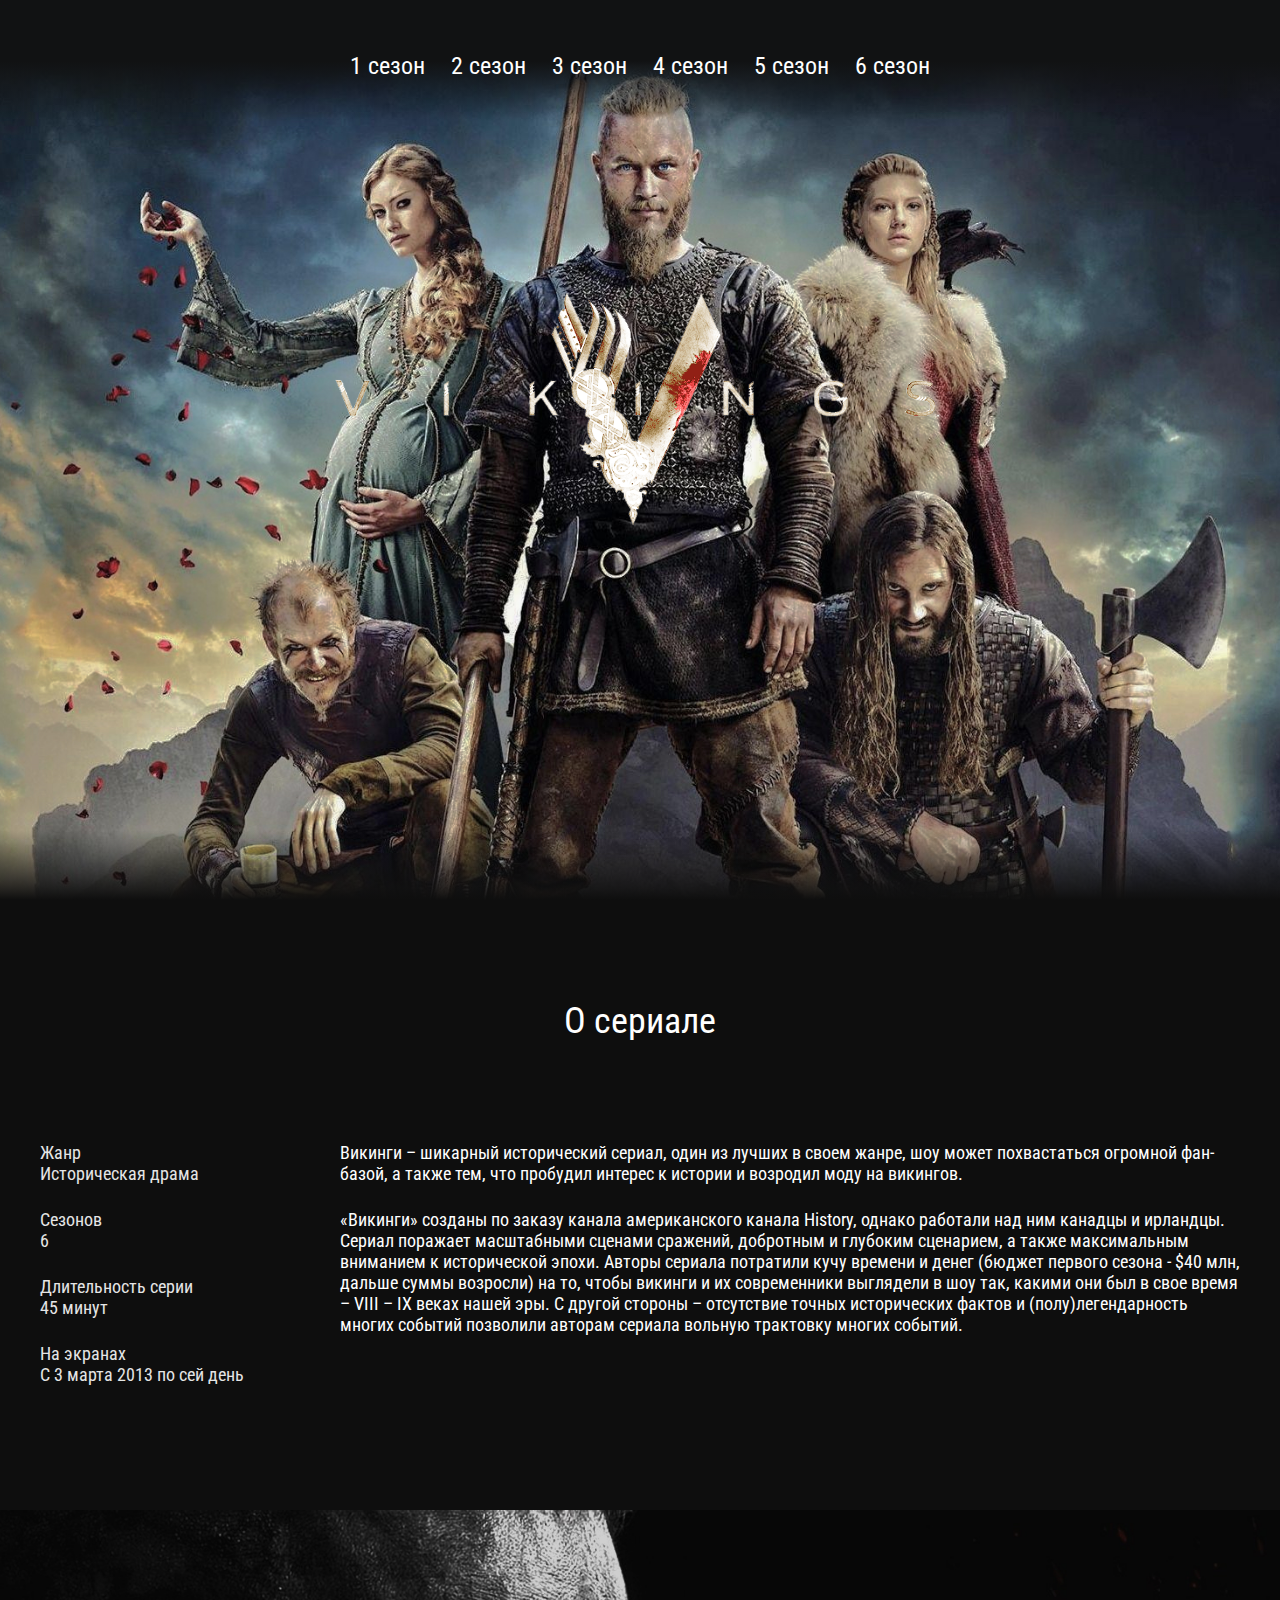
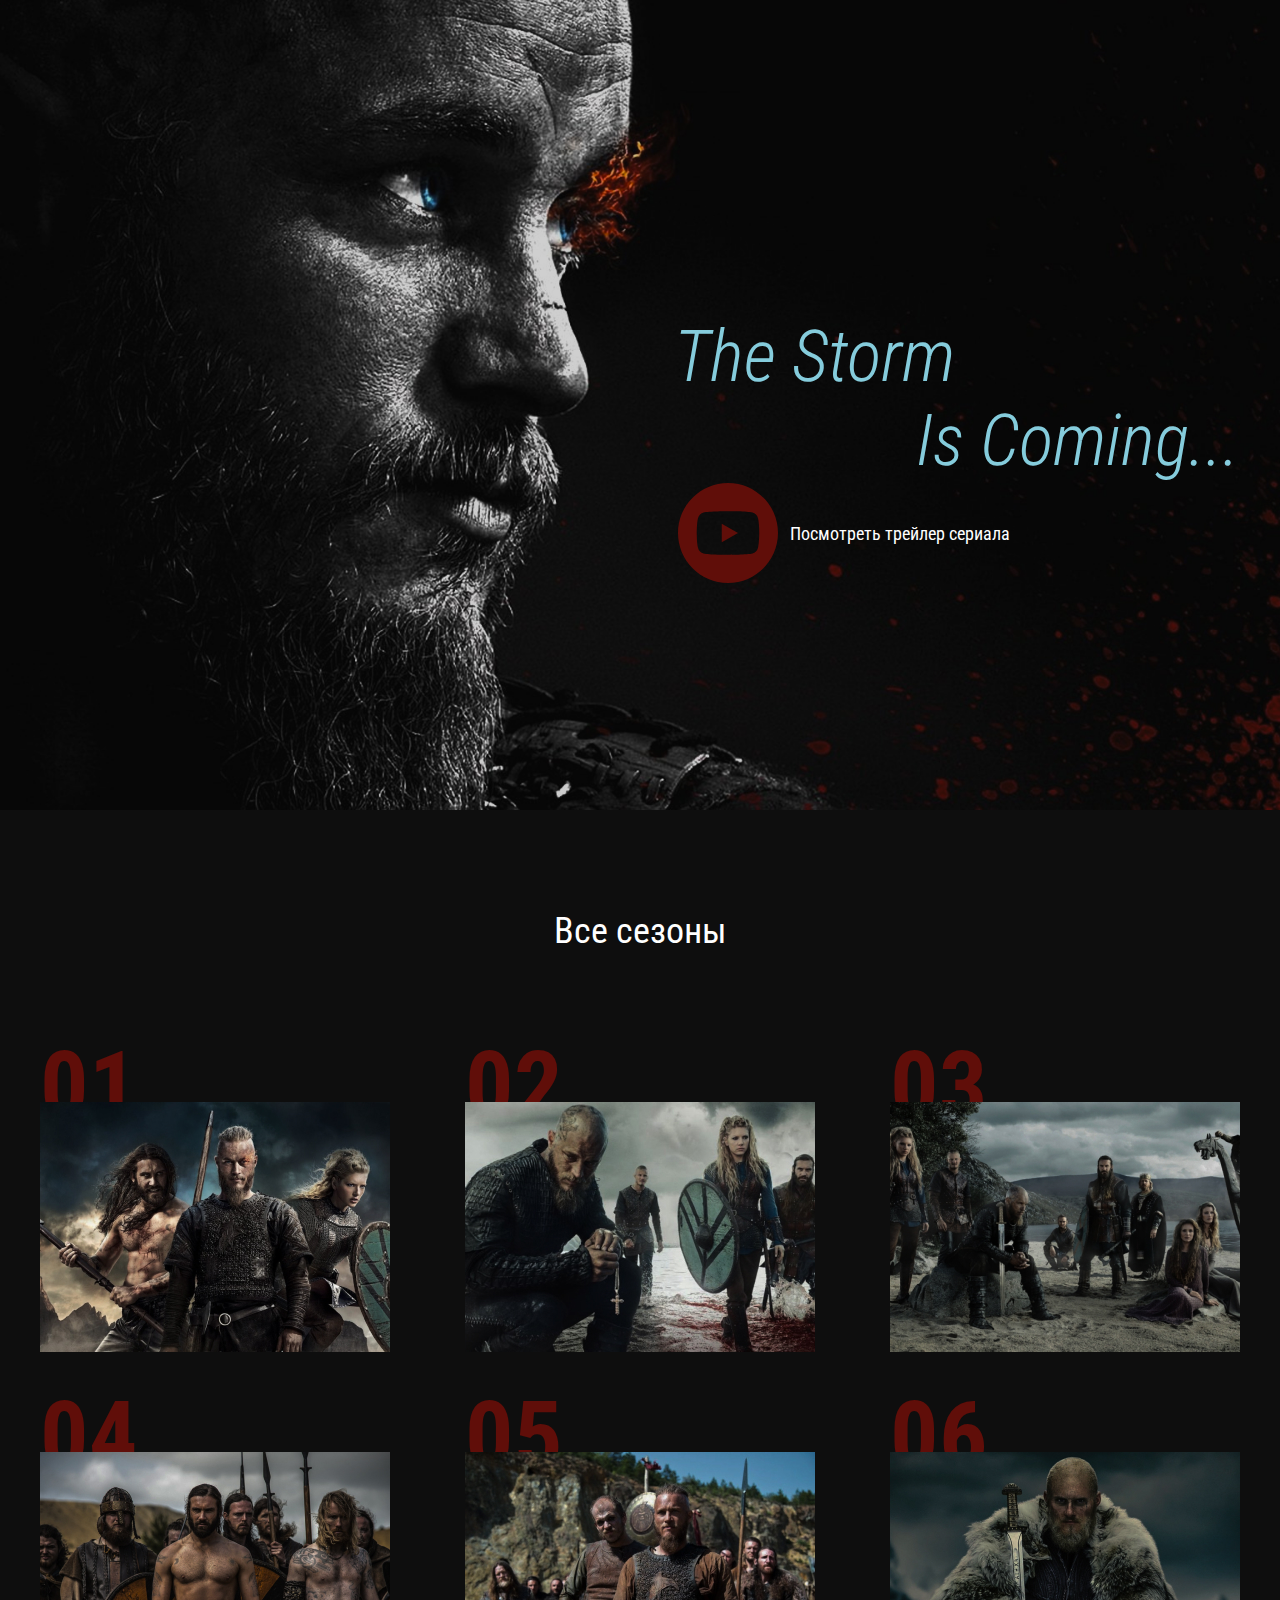
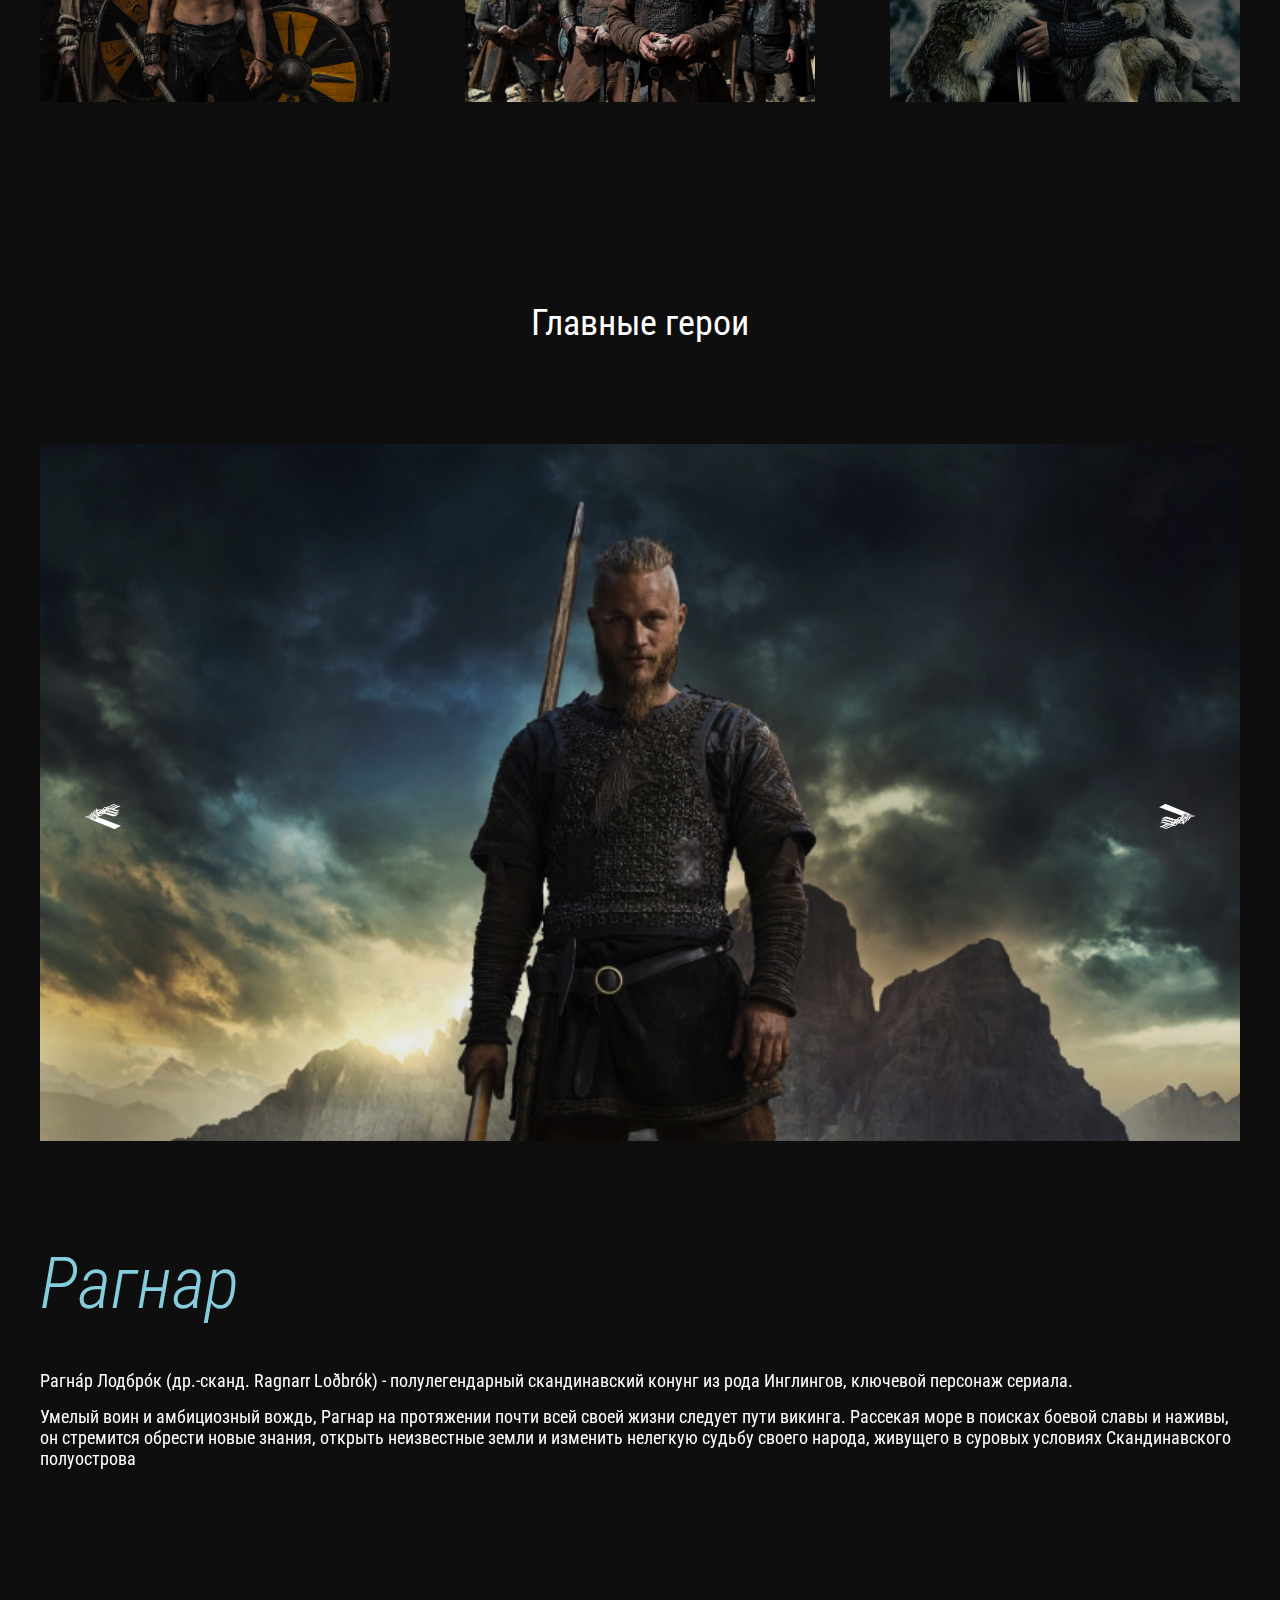
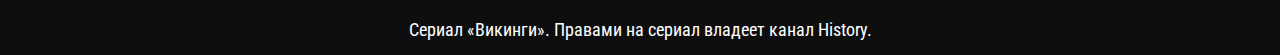
<file: index.html>
<!DOCTYPE html>
<html lang="ru">
  <head>
    <meta charset="UTF-8" />
    <meta name="viewport" content="width=device-width, initial-scale=1.0" />
    <meta http-equiv="X-UA-Compatible" content="ie=edge" />
    <title>Vikings</title>
    <link rel="preconnect" href="https://fonts.googleapis.com" />
    <link rel="preconnect" href="https://fonts.gstatic.com" crossorigin />
    <link
      href="https://fonts.googleapis.com/css2?family=Roboto+Condensed:ital,wght@0,400;0,700;1,300&display=swap"
      rel="stylesheet"
    />
    <link rel="stylesheet" href="css/reset.css" />
    <link rel="stylesheet" href="css/slick.css" />
    <link rel="stylesheet" href="css/jquery.fancybox.css" />
    <link rel="stylesheet" href="css/style.css" />
  </head>
  <body>
    <header class="header">
      <nav class="menu">
        <button class="menu__btn">
          <span></span>
        </button>
        <ul class="menu__list">
          <li class="menu__list-item">
            <a href="season-1.html" class="menu__list-link">1 cезон</a>
          </li>
          <li class="menu__list-item">
            <a href="season-2.html" class="menu__list-link">2 cезон</a>
          </li>
          <li class="menu__list-item">
            <a href="season-3.html" class="menu__list-link">3 cезон</a>
          </li>
          <li class="menu__list-item">
            <a href="season-4.html" class="menu__list-link">4 cезон</a>
          </li>
          <li class="menu__list-item">
            <a href="season-5.html" class="menu__list-link">5 cезон</a>
          </li>
          <li class="menu__list-item">
            <a href="season-6.html" class="menu__list-link">6 cезон</a>
          </li>
        </ul>
      </nav>

      <div class="logo">
        <img src="images/logo.png" alt="logo" class="logo__img" />
      </div>
    </header>

    <section class="about section-page">
      <div class="container">
        <h3 class="title">О сериале</h3>
        <div class="about__iner">
          <ul class="about__info">
            <li class="about__info-item">
              Жанр
              <span>Историческая драма</span>
            </li>
            <li class="about__info-item">Сезонов <span>6</span></li>
            <li class="about__info-item">
              Длительность серии
              <span>45 минут</span>
            </li>
            <li class="about__info-item">
              На экранах
              <span>С 3 марта 2013 по сей день</span>
            </li>
          </ul>
          <div class="about__text">
            <p>
              Викинги – шикарный исторический сериал, один из лучших в своем
              жанре, шоу может похвастаться огромной фан-базой, а также тем, что
              пробудил интерес к истории и возродил моду на викингов.
            </p>

            <p>
              «Викинги» созданы по заказу канала американского канала History,
              однако работали над ним канадцы и ирландцы. Сериал поражает
              масштабными сценами сражений, добротным и глубоким сценарием, а
              также максимальным вниманием к исторической эпохи. Авторы сериала
              потратили кучу времени и денег (бюджет первого сезона - $40 млн,
              дальше суммы возросли) на то, чтобы викинги и их современники
              выглядели в шоу так, какими они был в свое время – VIII – IX веках
              нашей эры. С другой стороны – отсутствие точных исторических
              фактов и (полу)легендарность многих событий позволили авторам
              сериала вольную трактовку многих событий.
            </p>
          </div>
        </div>
      </div>
    </section>

    <section class="video">
      <div class="container">
        <h3 class="video__text">
          <span>The Storm</span>
          Is Coming...
        </h3>
        <a
          class="video__btn"
          data-fancybox
          href="https://www.youtube.com/watch?v=DW256paHq_M"
          >Посмотреть трейлер сериала</a
        >
      </div>
    </section>

    <section class="seasons section-page">
      <div class="container">
        <h3 class="title">Все сезоны</h3>
        <ol class="seasons__inner">
          <li
            class="seasons__item"
            style="background-image: url('./images/seasone-image-1.jpg')"
          >
            <a href="season-1.html" class="seasons__link">Cмотреть</a>
          </li>
          <li
            class="seasons__item"
            style="background-image: url('./images/seasone-image-2.jpg')"
          >
            <a href="season-2.html" class="seasons__link">Cмотреть</a>
          </li>
          <li
            class="seasons__item"
            style="background-image: url('./images/seasone-image-3.jpg')"
          >
            <a href="season-3.html" class="seasons__link">Cмотреть</a>
          </li>
          <li
            class="seasons__item"
            style="background-image: url('./images/seasone-image-4.jpg')"
          >
            <a href="season-4.html" class="seasons__link">Cмотреть</a>
          </li>
          <li
            class="seasons__item"
            style="background-image: url('./images/seasone-image-5.jpg')"
          >
            <a href="season-5.html" class="seasons__link">Cмотреть</a>
          </li>
          <li
            class="seasons__item"
            style="background-image: url('./images/seasone-image-6.jpg')"
          >
            <a href="season-6.html" class="seasons__link">Cмотреть</a>
          </li>
        </ol>
      </div>
    </section>

    <section class="heroes section-page">
      <div class="container">
        <h3 class="title">Главные герои</h3>
        <div class="heroes__inner">
          <div class="heroes__slider-img">
            <img
              src="images/hero-1.jpg"
              alt="heroes image"
              class="heroes__images"
            />
            <img
              src="images/hero-2.jpg"
              alt="heroes image"
              class="heroes__images"
            />
            <img
              src="images/hero-3.jpg"
              alt="heroes image"
              class="heroes__images"
            />
          </div>
          <div class="heroes__slider-text">
            <div class="heroes__text">
              <h4 class="heroes__name">Рагнар</h4>
              <p>
                Рагна́р Лодбро́к (др.-сканд. Ragnarr Loðbrók) - полулегендарный
                скандинавский конунг из рода Инглингов, ключевой персонаж
                сериала.
              </p>

              <p>
                Умелый воин и амбициозный вождь, Рагнар на протяжении почти всей
                своей жизни следует пути викинга. Рассекая море в поисках боевой
                славы и наживы, он стремится обрести новые знания, открыть
                неизвестные земли и изменить нелегкую судьбу своего народа,
                живущего в суровых условиях Скандинавского полуострова
              </p>
            </div>

            <div class="heroes__text">
              <h4 class="heroes__name">Лаге́рта</h4>
              <p>
                Лаге́рта (или Хладге́рда, др.-сканд. Hlaðgerðr, лат. Ladgerda,
                Ladgertha или Lagertha; в сериале также носит псевдоним Ингстад)
                - известная скандинавская воительница, упомянутая в хрониках
                Саксона Грамматика, первая жена датского морского конунга
                Рагнара Лодброка. В сериале Лагерта активно участвует в походах
                викингов, колонизации ими новых земель и междоусобных распрях
                скандинавских вождей.
              </p>
            </div>

            <div class="heroes__text">
              <h4 class="heroes__name">Бьёрн</h4>
              <p>
                Бьёрн Железнобо́кий (др.-сканд. Björn Járnsíða, швед. Björn
                Järnsida) - полулегендарный скандинавский конунг, основатель
                шведской королевской династии Мунсё. В сериале - сын Рагнара
                Лодброка и Лагерты, брат Гиды, единокровный брат Уббе,
                Хвитсерка, Сигурда и Ивара.
              </p>

              <p>
                Умелый воин и амбициозный вождь, Рагнар на протяжении почти всей
                своей жизни следует пути викинга. Рассекая море в поисках боевой
                славы и наживы, он стремится обрести новые знания, открыть
                неизвестные земли и изменить нелегкую судьбу своего народа,
                живущего в суровых условиях Скандинавского полуострова
              </p>
            </div>
          </div>
        </div>
      </div>
    </section>

    <footer class="footer">
      <div class="container">
        <p class="copy">
          Сериал «Викинги». Правами на сериал владеет канал History.
        </p>
      </div>
    </footer>

    <script src="https://ajax.googleapis.com/ajax/libs/jquery/3.4.1/jquery.min.js"></script>
    <script src="js/slick.min.js"></script>
    <script src="js/jquery.fancybox.min.js"></script>
    <script src="js/main.js"></script>
  </body>
</html>
</file>
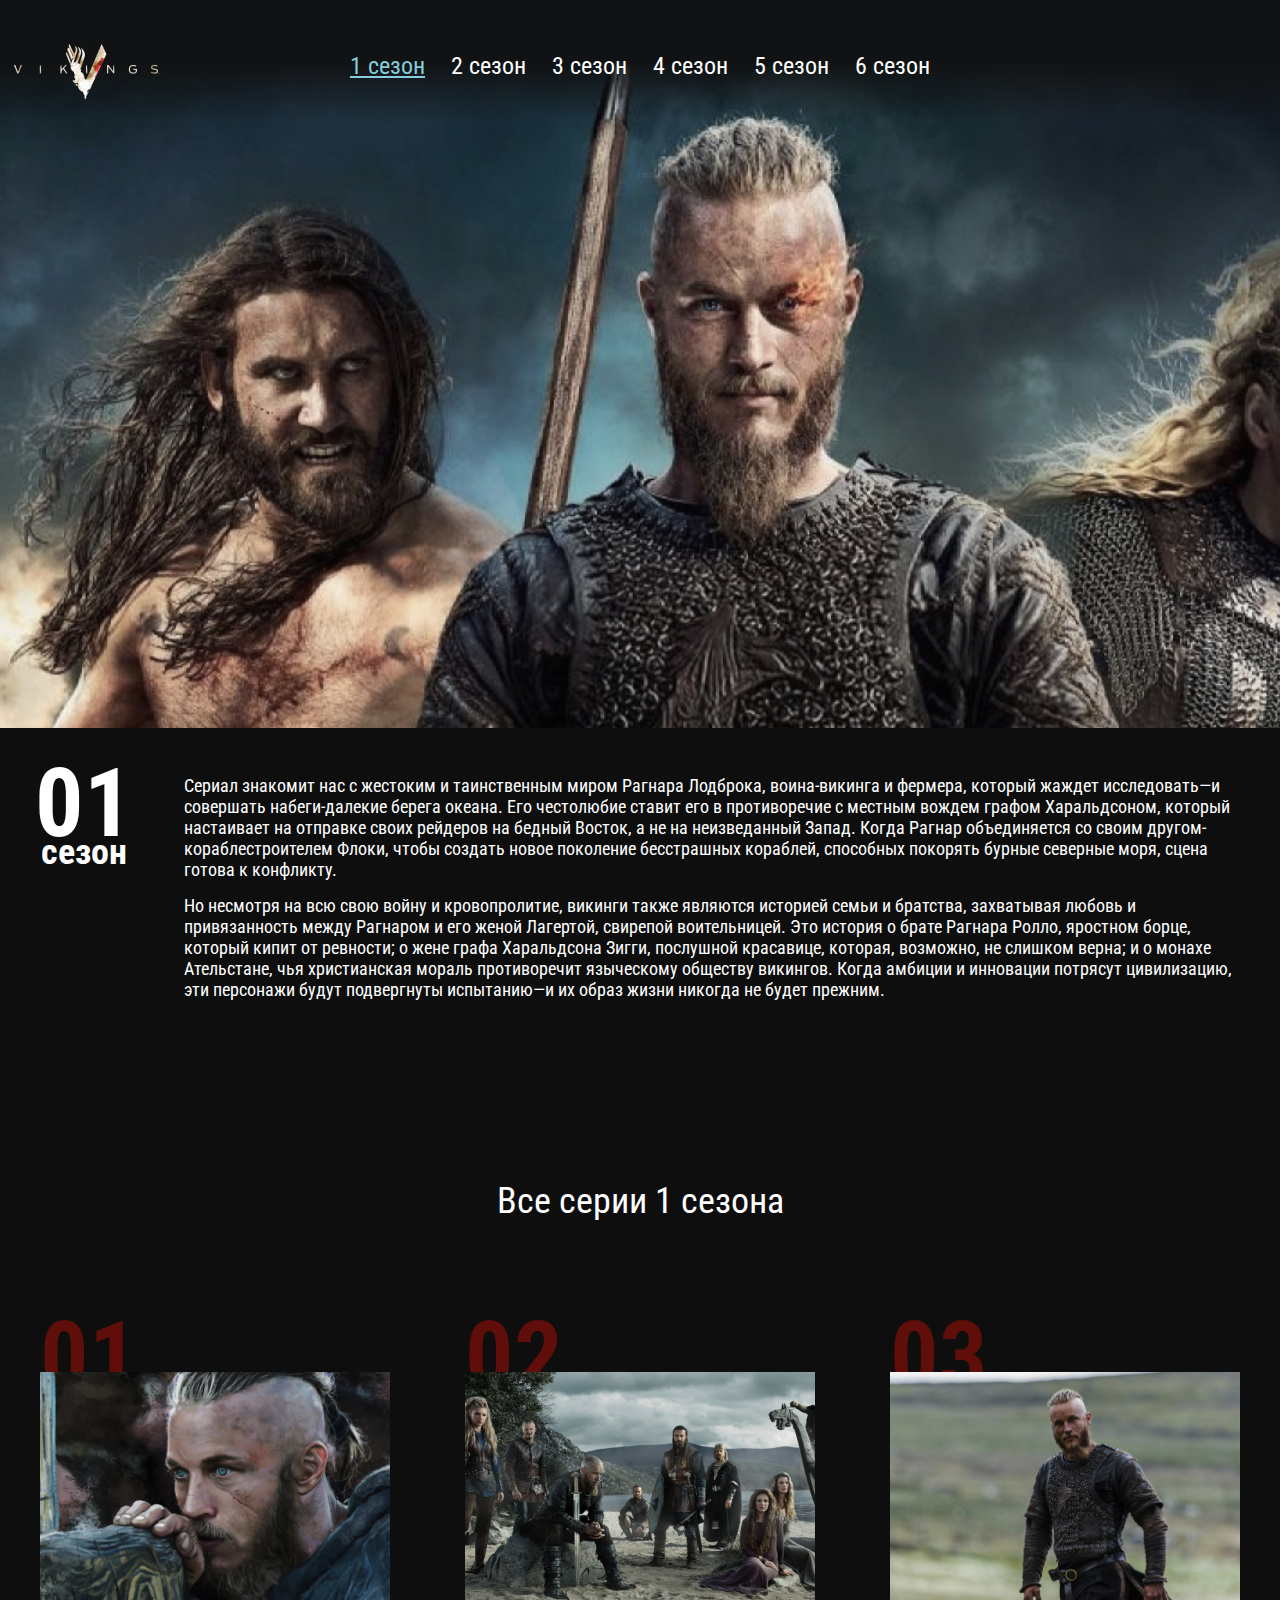
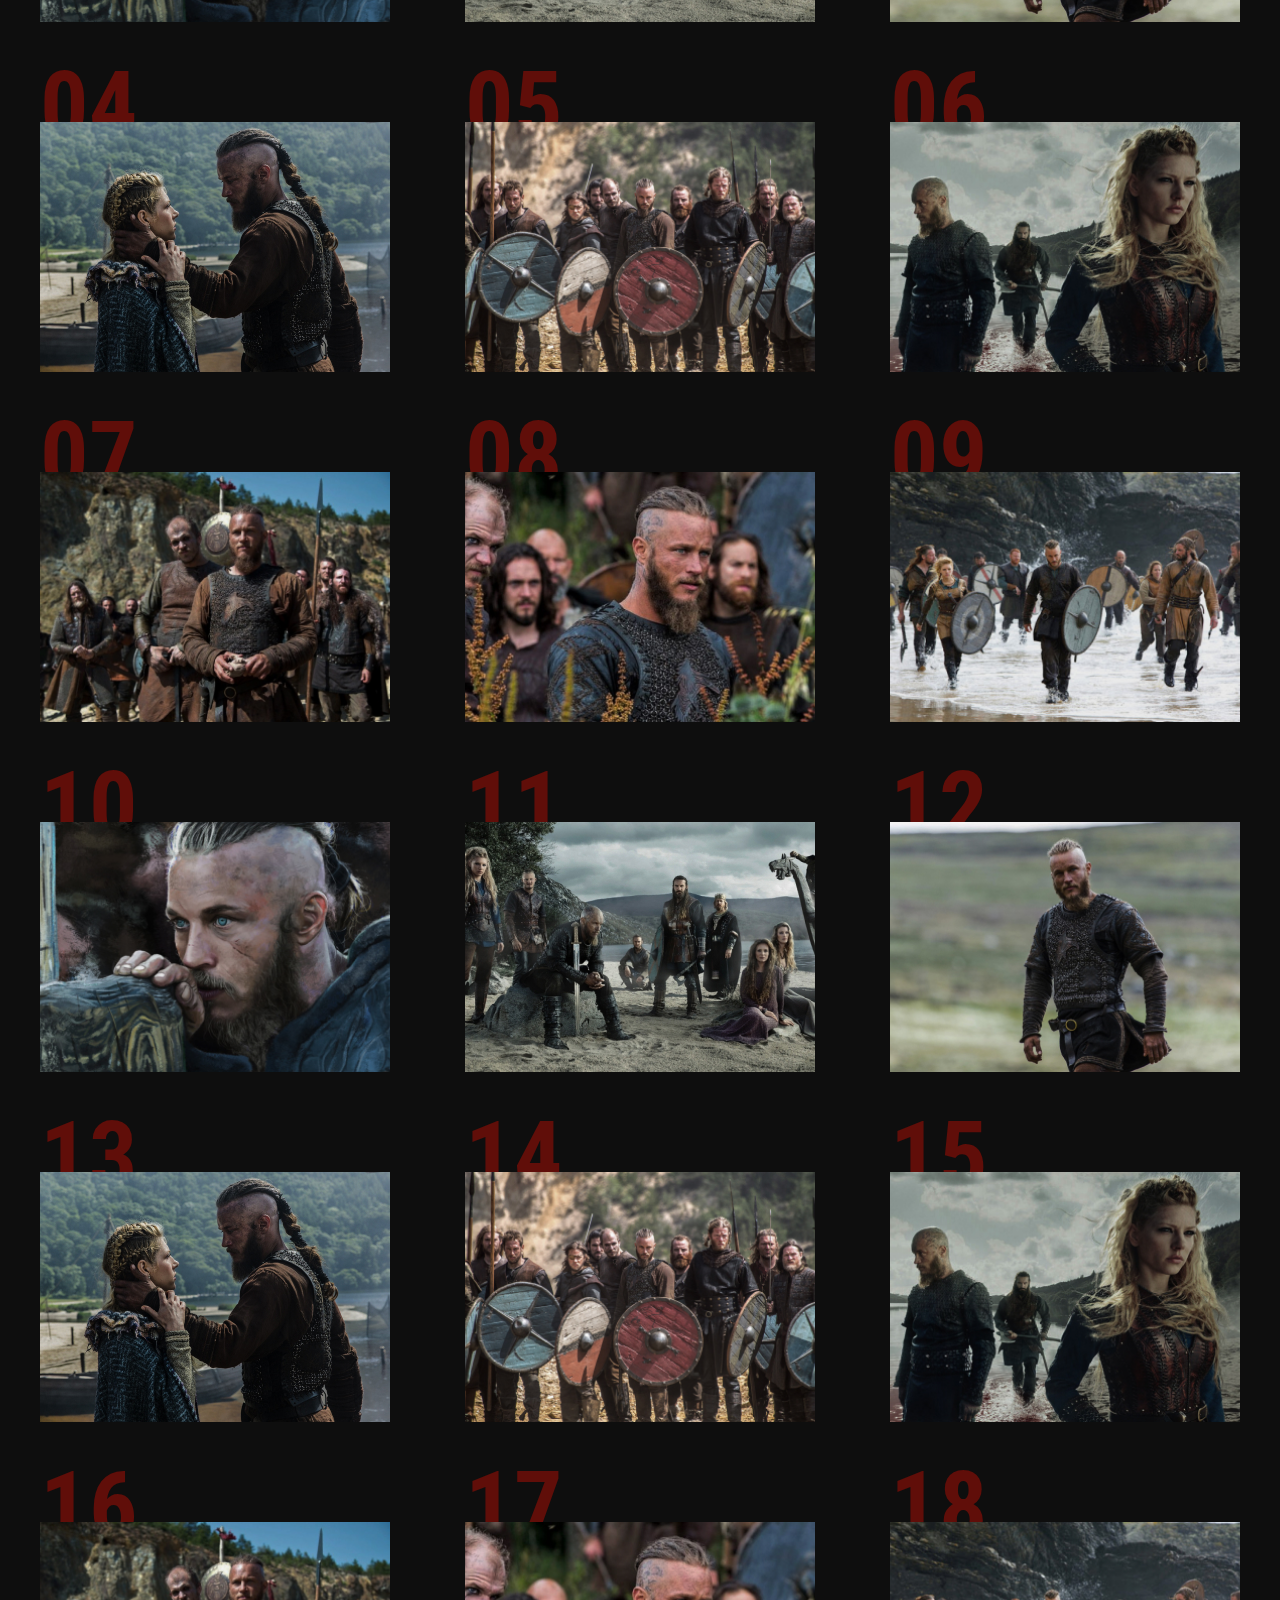
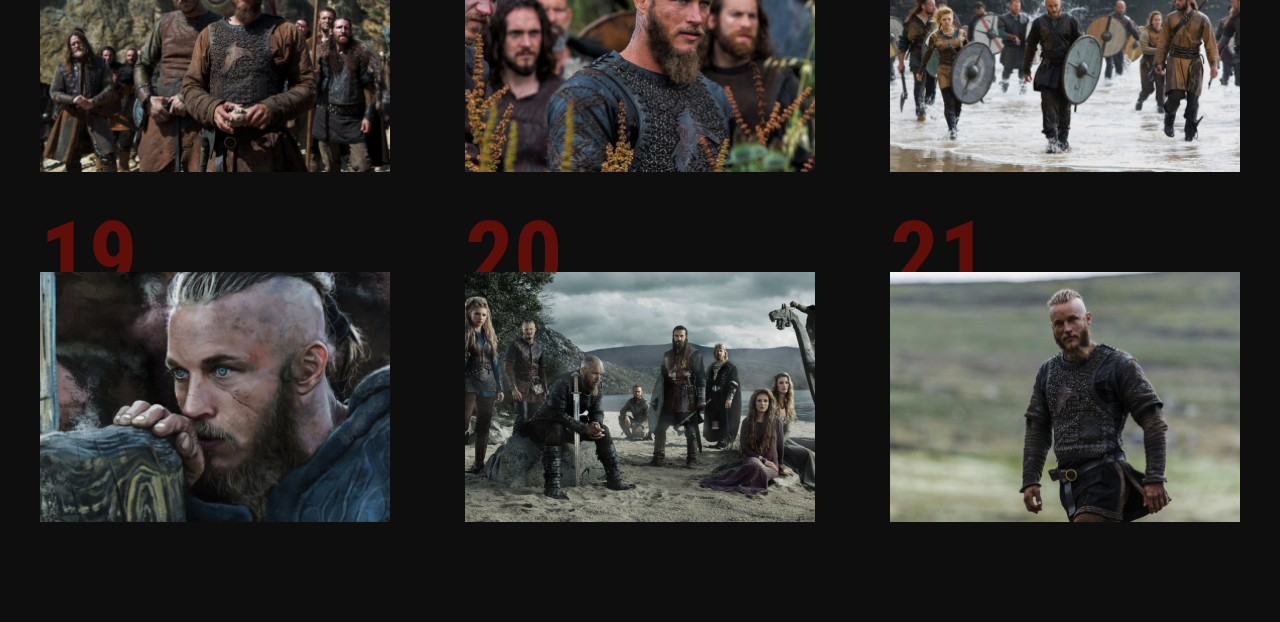
<file: season-1.html>
<!DOCTYPE html>
<html lang="ru">
  <head>
    <meta charset="UTF-8" />
    <meta name="viewport" content="width=device-width, initial-scale=1.0" />
    <meta http-equiv="X-UA-Compatible" content="ie=edge" />
    <title>Vikings</title>
    <link rel="preconnect" href="https://fonts.googleapis.com" />
    <link rel="preconnect" href="https://fonts.gstatic.com" crossorigin />
    <link
      href="https://fonts.googleapis.com/css2?family=Roboto+Condensed:ital,wght@0,400;0,700;1,300&display=swap"
      rel="stylesheet"
    />
    <link rel="stylesheet" href="css/reset.css" />
    <link rel="stylesheet" href="css/jquery.fancybox.css" />
    <link rel="stylesheet" href="css/style.css" />
  </head>

  <body>
    <header class="page-header">
      <nav class="menu">
        <button class="menu__btn">
          <span></span>
        </button>
        <div class="menu__container">
          <a href="https://maxnightik.github.io/Vikings/" class="page-logo">
            <img src="images/page-logo.png" alt="" />
          </a>
          <ul class="menu__list">
            <li class="menu__list-item">
              <a
                href="season-1.html"
                class="menu__list-link menu__list-link--active"
                >1 cезон</a
              >
            </li>
            <li class="menu__list-item">
              <a href="season-2.html" class="menu__list-link">2 cезон</a>
            </li>
            <li class="menu__list-item">
              <a href="season-3.html" class="menu__list-link">3 cезон</a>
            </li>
            <li class="menu__list-item">
              <a href="season-4.html" class="menu__list-link">4 cезон</a>
            </li>
            <li class="menu__list-item">
              <a href="season-5.html" class="menu__list-link">5 cезон</a>
            </li>
            <li class="menu__list-item">
              <a href="season-6.html" class="menu__list-link">6 cезон</a>
            </li>
          </ul>
        </div>
      </nav>
      <div class="seasin-info">
        <div class="season-info__num">
          01
          <span>сезон</span>
        </div>
        <div class="season-info__text">
          <p>
            Сериал знакомит нас с жестоким и таинственным миром Рагнара
            Лодброка, воина-викинга и фермера, который жаждет исследовать—и
            совершать набеги-далекие берега океана. Его честолюбие ставит его в
            противоречие с местным вождем графом Харальдсоном, который
            настаивает на отправке своих рейдеров на бедный Восток, а не на
            неизведанный Запад. Когда Рагнар объединяется со своим
            другом-кораблестроителем Флоки, чтобы создать новое поколение
            бесстрашных кораблей, способных покорять бурные северные моря, сцена
            готова к конфликту.
          </p>

          <p>
            Но несмотря на всю свою войну и кровопролитие, викинги также
            являются историей семьи и братства, захватывая любовь и
            привязанность между Рагнаром и его женой Лагертой, свирепой
            воительницей. Это история о брате Рагнара Ролло, яростном борце,
            который кипит от ревности; о жене графа Харальдсона Зигги, послушной
            красавице, которая, возможно, не слишком верна; и о монахе
            Ательстане, чья христианская мораль противоречит языческому обществу
            викингов. Когда амбиции и инновации потрясут цивилизацию, эти
            персонажи будут подвергнуты испытанию—и их образ жизни никогда не
            будет прежним.
          </p>
        </div>
      </div>
    </header>

    <section class="seasons section-page">
      <div class="container">
        <h3 class="title">Все серии 1 сезона</h3>
        <ol class="seasons__inner">
          <li
            class="seasons__item"
            style="background-image: url('./images/one/1.jpg')"
          >
            <a
              data-fancybox="gallery"
              href="https://www.youtube.com/watch?v=DW256paHq_M?autoplay=0"
              class="seasons__link"
              >Cмотреть</a
            >
          </li>
          <li
            class="seasons__item"
            style="background-image: url('./images/one/2.jpg')"
          >
            <a
              data-fancybox="gallery"
              href="https://www.youtube.com/watch?v=DW256paHq_M?autoplay=0"
              class="seasons__link"
              >Cмотреть</a
            >
          </li>
          <li
            class="seasons__item"
            style="background-image: url('./images/one/3.jpg')"
          >
            <a
              data-fancybox="gallery"
              href="https://www.youtube.com/watch?v=tjB0ZEQVIyI?autoplay=0"
              class="seasons__link"
              >Cмотреть</a
            >
          </li>
          <li
            class="seasons__item"
            style="background-image: url('./images/one/4.jpg')"
          >
            <a
              data-fancybox="gallery"
              href="https://www.youtube.com/watch?v=tjB0ZEQVIyI?autoplay=0"
              class="seasons__link"
              >Cмотреть</a
            >
          </li>
          <li
            class="seasons__item"
            style="background-image: url('./images/one/5.jpg')"
          >
            <a
              data-fancybox="gallery"
              href="https://www.youtube.com/watch?v=tjB0ZEQVIyI?autoplay=0"
              class="seasons__link"
              >Cмотреть</a
            >
          </li>
          <li
            class="seasons__item"
            style="background-image: url('./images/one/6.jpg')"
          >
            <a
              data-fancybox="gallery"
              href="https://www.youtube.com/watch?v=tjB0ZEQVIyI?autoplay=0"
              class="seasons__link"
              >Cмотреть</a
            >
          </li>
          <li
            class="seasons__item"
            style="background-image: url('./images/one/7.jpg')"
          >
            <a
              data-fancybox="gallery"
              href="https://www.youtube.com/watch?v=tjB0ZEQVIyI?autoplay=0"
              class="seasons__link"
              >Cмотреть</a
            >
          </li>
          <li
            class="seasons__item"
            style="background-image: url('./images/one/8.jpg')"
          >
            <a
              data-fancybox="gallery"
              href="https://www.youtube.com/watch?v=tjB0ZEQVIyI?autoplay=0"
              class="seasons__link"
              >Cмотреть</a
            >
          </li>
          <li
            class="seasons__item"
            style="background-image: url('./images/one/9.jpg')"
          >
            <a
              data-fancybox="gallery"
              href="https://www.youtube.com/watch?v=tjB0ZEQVIyI?autoplay=0"
              class="seasons__link"
              >Cмотреть</a
            >
          </li>
          <li
            class="seasons__item"
            style="background-image: url('./images/one/1.jpg')"
          >
            <a
              data-fancybox="gallery"
              href="https://www.youtube.com/watch?v=tjB0ZEQVIyI?autoplay=0"
              class="seasons__link"
              >Cмотреть</a
            >
          </li>
          <li
            class="seasons__item"
            style="background-image: url('./images/one/2.jpg')"
          >
            <a
              data-fancybox="gallery"
              href="https://www.youtube.com/watch?v=tjB0ZEQVIyI?autoplay=0"
              class="seasons__link"
              >Cмотреть</a
            >
          </li>
          <li
            class="seasons__item"
            style="background-image: url('./images/one/3.jpg')"
          >
            <a
              data-fancybox="gallery"
              href="https://www.youtube.com/watch?v=tjB0ZEQVIyI?autoplay=0"
              class="seasons__link"
              >Cмотреть</a
            >
          </li>
          <li
            class="seasons__item"
            style="background-image: url('./images/one/4.jpg')"
          >
            <a
              data-fancybox="gallery"
              href="https://www.youtube.com/watch?v=tjB0ZEQVIyI?autoplay=0"
              class="seasons__link"
              >Cмотреть</a
            >
          </li>
          <li
            class="seasons__item"
            style="background-image: url('./images/one/5.jpg')"
          >
            <a
              data-fancybox="gallery"
              href="https://www.youtube.com/watch?v=tjB0ZEQVIyI?autoplay=0"
              class="seasons__link"
              >Cмотреть</a
            >
          </li>
          <li
            class="seasons__item"
            style="background-image: url('./images/one/6.jpg')"
          >
            <a
              data-fancybox="gallery"
              href="https://www.youtube.com/watch?v=tjB0ZEQVIyI?autoplay=0"
              class="seasons__link"
              >Cмотреть</a
            >
          </li>
          <li
            class="seasons__item"
            style="background-image: url('./images/one/7.jpg')"
          >
            <a
              data-fancybox="gallery"
              href="https://www.youtube.com/watch?v=tjB0ZEQVIyI?autoplay=0"
              class="seasons__link"
              >Cмотреть</a
            >
          </li>
          <li
            class="seasons__item"
            style="background-image: url('./images/one/8.jpg')"
          >
            <a
              data-fancybox="gallery"
              href="https://www.youtube.com/watch?v=tjB0ZEQVIyI?autoplay=0"
              class="seasons__link"
              >Cмотреть</a
            >
          </li>
          <li
            class="seasons__item"
            style="background-image: url('./images/one/9.jpg')"
          >
            <a
              data-fancybox="gallery"
              href="https://www.youtube.com/watch?v=tjB0ZEQVIyI?autoplay=0"
              class="seasons__link"
              >Cмотреть</a
            >
          </li>
          <li
            class="seasons__item"
            style="background-image: url('./images/one/1.jpg')"
          >
            <a
              data-fancybox="gallery"
              href="https://www.youtube.com/watch?v=tjB0ZEQVIyI?autoplay=0"
              class="seasons__link"
              >Cмотреть</a
            >
          </li>
          <li
            class="seasons__item"
            style="background-image: url('./images/one/2.jpg')"
          >
            <a
              data-fancybox="gallery"
              href="https://www.youtube.com/watch?v=tjB0ZEQVIyI?autoplay=0"
              class="seasons__link"
              >Cмотреть</a
            >
          </li>
          <li
            class="seasons__item"
            style="background-image: url('./images/one/3.jpg')"
          >
            <a
              data-fancybox="gallery"
              href="https://www.youtube.com/watch?v=tjB0ZEQVIyI?autoplay=0"
              class="seasons__link"
              >Cмотреть</a
            >
          </li>
        </ol>
      </div>
    </section>

    <script src="https://ajax.googleapis.com/ajax/libs/jquery/3.4.1/jquery.min.js"></script>
    <script src="js/jquery.fancybox.min.js"></script>
    <script src="js/main.js"></script>
  </body>
</html>
</file>
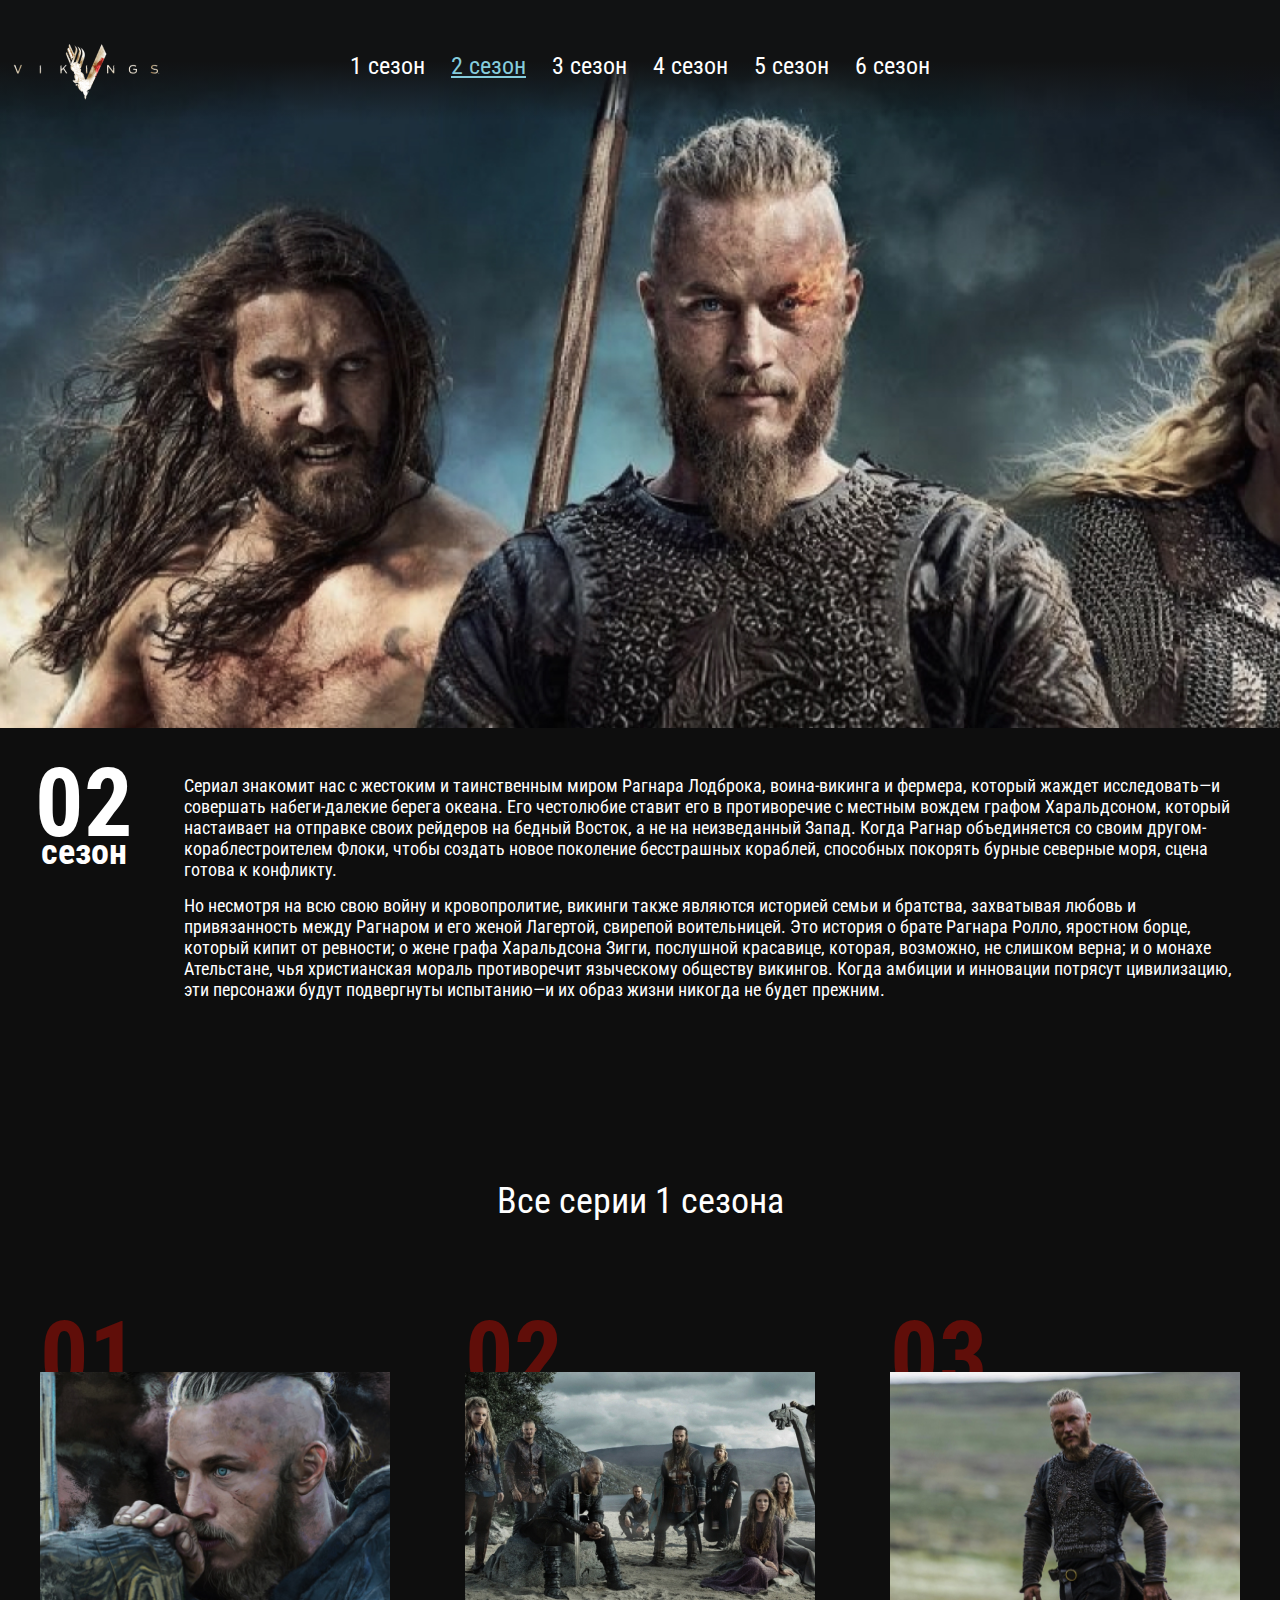
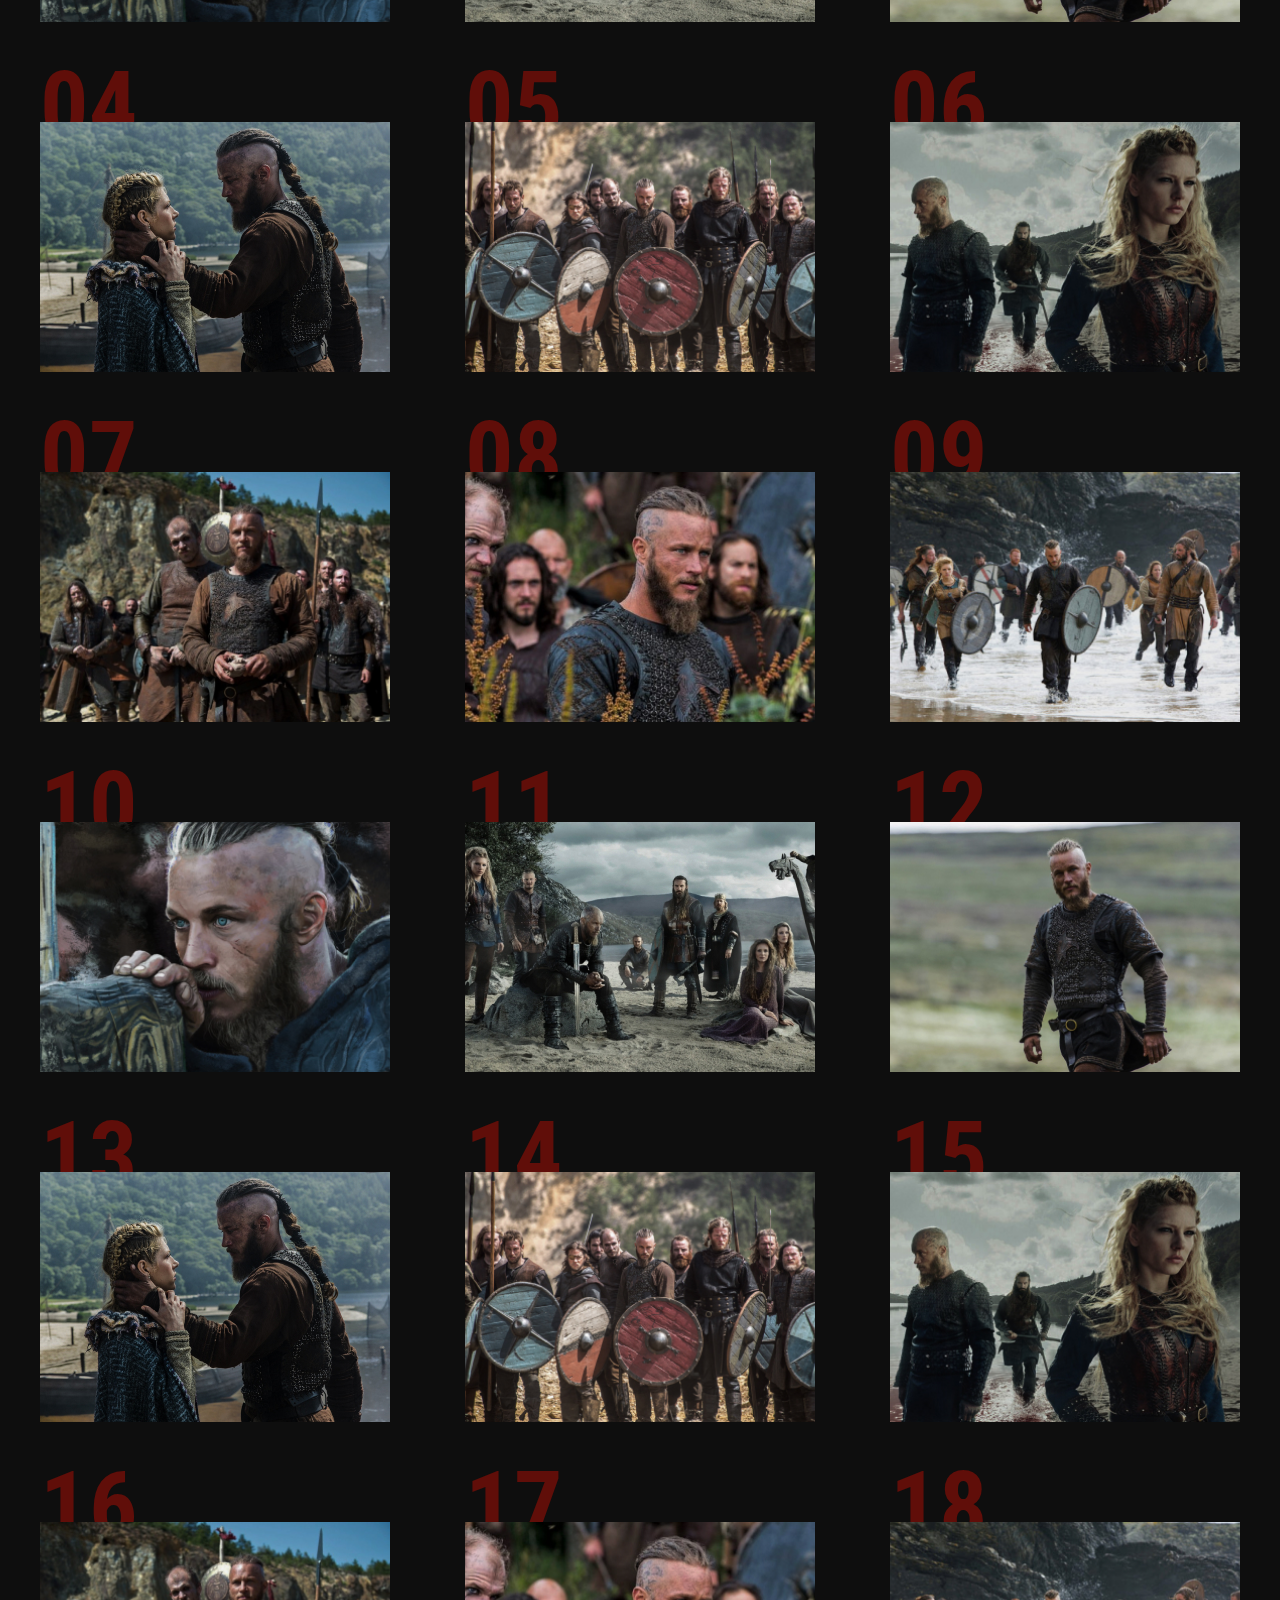
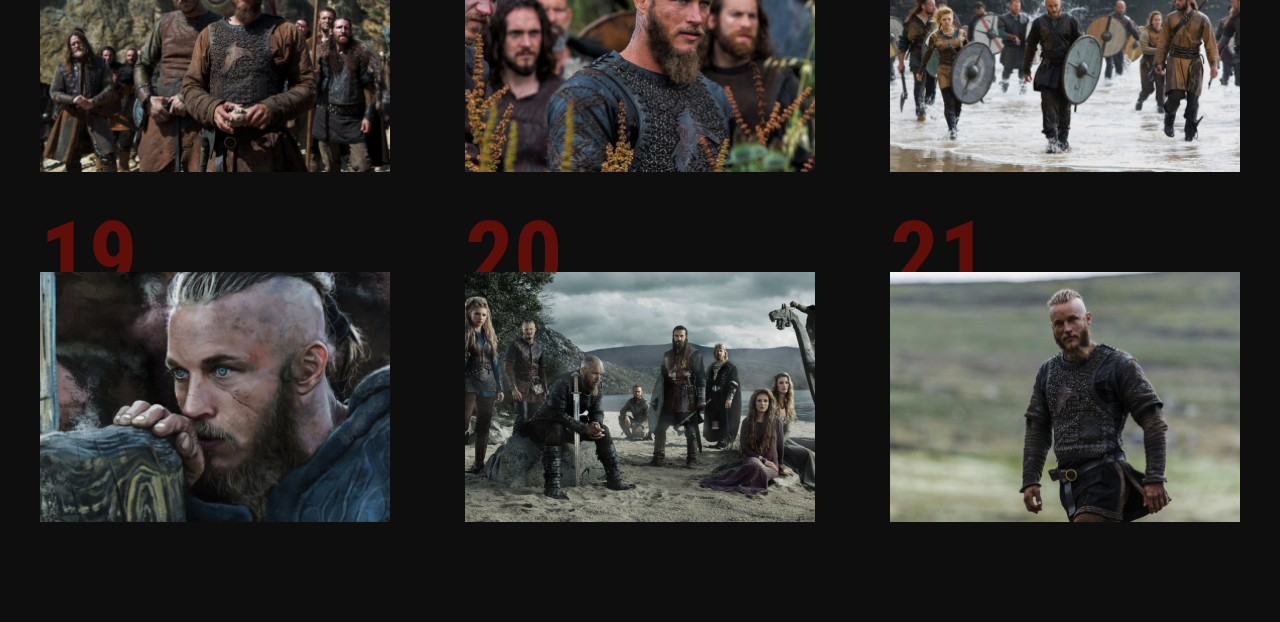
<file: season-2.html>
<!DOCTYPE html>
<html lang="ru">
  <head>
    <meta charset="UTF-8" />
    <meta name="viewport" content="width=device-width, initial-scale=1.0" />
    <meta http-equiv="X-UA-Compatible" content="ie=edge" />
    <title>Vikings</title>
    <link rel="preconnect" href="https://fonts.googleapis.com" />
    <link rel="preconnect" href="https://fonts.gstatic.com" crossorigin />
    <link
      href="https://fonts.googleapis.com/css2?family=Roboto+Condensed:ital,wght@0,400;0,700;1,300&display=swap"
      rel="stylesheet"
    />
    <link rel="stylesheet" href="css/reset.css" />
    <link rel="stylesheet" href="css/jquery.fancybox.css" />
    <link rel="stylesheet" href="css/style.css" />
  </head>

  <body>
    <header class="page-header">
      <nav class="menu">
        <button class="menu__btn">
          <span></span>
        </button>
        <div class="menu__container">
          <a href="https://maxnightik.github.io/Vikings/" class="page-logo">
            <img src="images/page-logo.png" alt="" />
          </a>
          <ul class="menu__list">
            <li class="menu__list-item">
              <a href="season-1.html" class="menu__list-link">1 cезон</a>
            </li>
            <li class="menu__list-item">
              <a
                href="season-2.html"
                class="menu__list-link menu__list-link--active"
                >2 cезон</a
              >
            </li>
            <li class="menu__list-item">
              <a href="season-3.html" class="menu__list-link">3 cезон</a>
            </li>
            <li class="menu__list-item">
              <a href="season-4.html" class="menu__list-link">4 cезон</a>
            </li>
            <li class="menu__list-item">
              <a href="season-5.html" class="menu__list-link">5 cезон</a>
            </li>
            <li class="menu__list-item">
              <a href="season-6.html" class="menu__list-link">6 cезон</a>
            </li>
          </ul>
        </div>
      </nav>
      <div class="seasin-info">
        <div class="season-info__num">
          02
          <span>сезон</span>
        </div>
        <div class="season-info__text">
          <p>
            Сериал знакомит нас с жестоким и таинственным миром Рагнара
            Лодброка, воина-викинга и фермера, который жаждет исследовать—и
            совершать набеги-далекие берега океана. Его честолюбие ставит его в
            противоречие с местным вождем графом Харальдсоном, который
            настаивает на отправке своих рейдеров на бедный Восток, а не на
            неизведанный Запад. Когда Рагнар объединяется со своим
            другом-кораблестроителем Флоки, чтобы создать новое поколение
            бесстрашных кораблей, способных покорять бурные северные моря, сцена
            готова к конфликту.
          </p>

          <p>
            Но несмотря на всю свою войну и кровопролитие, викинги также
            являются историей семьи и братства, захватывая любовь и
            привязанность между Рагнаром и его женой Лагертой, свирепой
            воительницей. Это история о брате Рагнара Ролло, яростном борце,
            который кипит от ревности; о жене графа Харальдсона Зигги, послушной
            красавице, которая, возможно, не слишком верна; и о монахе
            Ательстане, чья христианская мораль противоречит языческому обществу
            викингов. Когда амбиции и инновации потрясут цивилизацию, эти
            персонажи будут подвергнуты испытанию—и их образ жизни никогда не
            будет прежним.
          </p>
        </div>
      </div>
    </header>

    <section class="seasons section-page">
      <div class="container">
        <h3 class="title">Все серии 1 сезона</h3>
        <ol class="seasons__inner">
          <li
            class="seasons__item"
            style="background-image: url('./images/one/1.jpg')"
          >
            <a
              data-fancybox="gallery"
              href="https://www.youtube.com/watch?v=tjB0ZEQVIyI?autoplay=0"
              class="seasons__link"
              >Cмотреть</a
            >
          </li>
          <li
            class="seasons__item"
            style="background-image: url('./images/one/2.jpg')"
          >
            <a
              data-fancybox="gallery"
              href="https://www.youtube.com/watch?v=tjB0ZEQVIyI?autoplay=0"
              class="seasons__link"
              >Cмотреть</a
            >
          </li>
          <li
            class="seasons__item"
            style="background-image: url('./images/one/3.jpg')"
          >
            <a
              data-fancybox="gallery"
              href="https://www.youtube.com/watch?v=tjB0ZEQVIyI?autoplay=0"
              class="seasons__link"
              >Cмотреть</a
            >
          </li>
          <li
            class="seasons__item"
            style="background-image: url('./images/one/4.jpg')"
          >
            <a
              data-fancybox="gallery"
              href="https://www.youtube.com/watch?v=tjB0ZEQVIyI?autoplay=0"
              class="seasons__link"
              >Cмотреть</a
            >
          </li>
          <li
            class="seasons__item"
            style="background-image: url('./images/one/5.jpg')"
          >
            <a
              data-fancybox="gallery"
              href="https://www.youtube.com/watch?v=tjB0ZEQVIyI?autoplay=0"
              class="seasons__link"
              >Cмотреть</a
            >
          </li>
          <li
            class="seasons__item"
            style="background-image: url('./images/one/6.jpg')"
          >
            <a
              data-fancybox="gallery"
              href="https://www.youtube.com/watch?v=tjB0ZEQVIyI?autoplay=0"
              class="seasons__link"
              >Cмотреть</a
            >
          </li>
          <li
            class="seasons__item"
            style="background-image: url('./images/one/7.jpg')"
          >
            <a
              data-fancybox="gallery"
              href="https://www.youtube.com/watch?v=tjB0ZEQVIyI?autoplay=0"
              class="seasons__link"
              >Cмотреть</a
            >
          </li>
          <li
            class="seasons__item"
            style="background-image: url('./images/one/8.jpg')"
          >
            <a
              data-fancybox="gallery"
              href="https://www.youtube.com/watch?v=tjB0ZEQVIyI?autoplay=0"
              class="seasons__link"
              >Cмотреть</a
            >
          </li>
          <li
            class="seasons__item"
            style="background-image: url('./images/one/9.jpg')"
          >
            <a
              data-fancybox="gallery"
              href="https://www.youtube.com/watch?v=tjB0ZEQVIyI?autoplay=0"
              class="seasons__link"
              >Cмотреть</a
            >
          </li>
          <li
            class="seasons__item"
            style="background-image: url('./images/one/1.jpg')"
          >
            <a
              data-fancybox="gallery"
              href="https://www.youtube.com/watch?v=tjB0ZEQVIyI?autoplay=0"
              class="seasons__link"
              >Cмотреть</a
            >
          </li>
          <li
            class="seasons__item"
            style="background-image: url('./images/one/2.jpg')"
          >
            <a
              data-fancybox="gallery"
              href="https://www.youtube.com/watch?v=tjB0ZEQVIyI?autoplay=0"
              class="seasons__link"
              >Cмотреть</a
            >
          </li>
          <li
            class="seasons__item"
            style="background-image: url('./images/one/3.jpg')"
          >
            <a
              data-fancybox="gallery"
              href="https://www.youtube.com/watch?v=tjB0ZEQVIyI?autoplay=0"
              class="seasons__link"
              >Cмотреть</a
            >
          </li>
          <li
            class="seasons__item"
            style="background-image: url('./images/one/4.jpg')"
          >
            <a
              data-fancybox="gallery"
              href="https://www.youtube.com/watch?v=tjB0ZEQVIyI?autoplay=0"
              class="seasons__link"
              >Cмотреть</a
            >
          </li>
          <li
            class="seasons__item"
            style="background-image: url('./images/one/5.jpg')"
          >
            <a
              data-fancybox="gallery"
              href="https://www.youtube.com/watch?v=tjB0ZEQVIyI?autoplay=0"
              class="seasons__link"
              >Cмотреть</a
            >
          </li>
          <li
            class="seasons__item"
            style="background-image: url('./images/one/6.jpg')"
          >
            <a
              data-fancybox="gallery"
              href="https://www.youtube.com/watch?v=tjB0ZEQVIyI?autoplay=0"
              class="seasons__link"
              >Cмотреть</a
            >
          </li>
          <li
            class="seasons__item"
            style="background-image: url('./images/one/7.jpg')"
          >
            <a
              data-fancybox="gallery"
              href="https://www.youtube.com/watch?v=tjB0ZEQVIyI?autoplay=0"
              class="seasons__link"
              >Cмотреть</a
            >
          </li>
          <li
            class="seasons__item"
            style="background-image: url('./images/one/8.jpg')"
          >
            <a
              data-fancybox="gallery"
              href="https://www.youtube.com/watch?v=tjB0ZEQVIyI?autoplay=0"
              class="seasons__link"
              >Cмотреть</a
            >
          </li>
          <li
            class="seasons__item"
            style="background-image: url('./images/one/9.jpg')"
          >
            <a
              data-fancybox="gallery"
              href="https://www.youtube.com/watch?v=tjB0ZEQVIyI?autoplay=0"
              class="seasons__link"
              >Cмотреть</a
            >
          </li>
          <li
            class="seasons__item"
            style="background-image: url('./images/one/1.jpg')"
          >
            <a
              data-fancybox="gallery"
              href="https://www.youtube.com/watch?v=tjB0ZEQVIyI?autoplay=0"
              class="seasons__link"
              >Cмотреть</a
            >
          </li>
          <li
            class="seasons__item"
            style="background-image: url('./images/one/2.jpg')"
          >
            <a
              data-fancybox="gallery"
              href="https://www.youtube.com/watch?v=tjB0ZEQVIyI?autoplay=0"
              class="seasons__link"
              >Cмотреть</a
            >
          </li>
          <li
            class="seasons__item"
            style="background-image: url('./images/one/3.jpg')"
          >
            <a
              data-fancybox="gallery"
              href="https://www.youtube.com/watch?v=tjB0ZEQVIyI?autoplay=0"
              class="seasons__link"
              >Cмотреть</a
            >
          </li>
        </ol>
      </div>
    </section>

    <script src="https://ajax.googleapis.com/ajax/libs/jquery/3.4.1/jquery.min.js"></script>
    <script src="js/jquery.fancybox.min.js"></script>
    <script src="js/main.js"></script>
  </body>
</html>
</file>
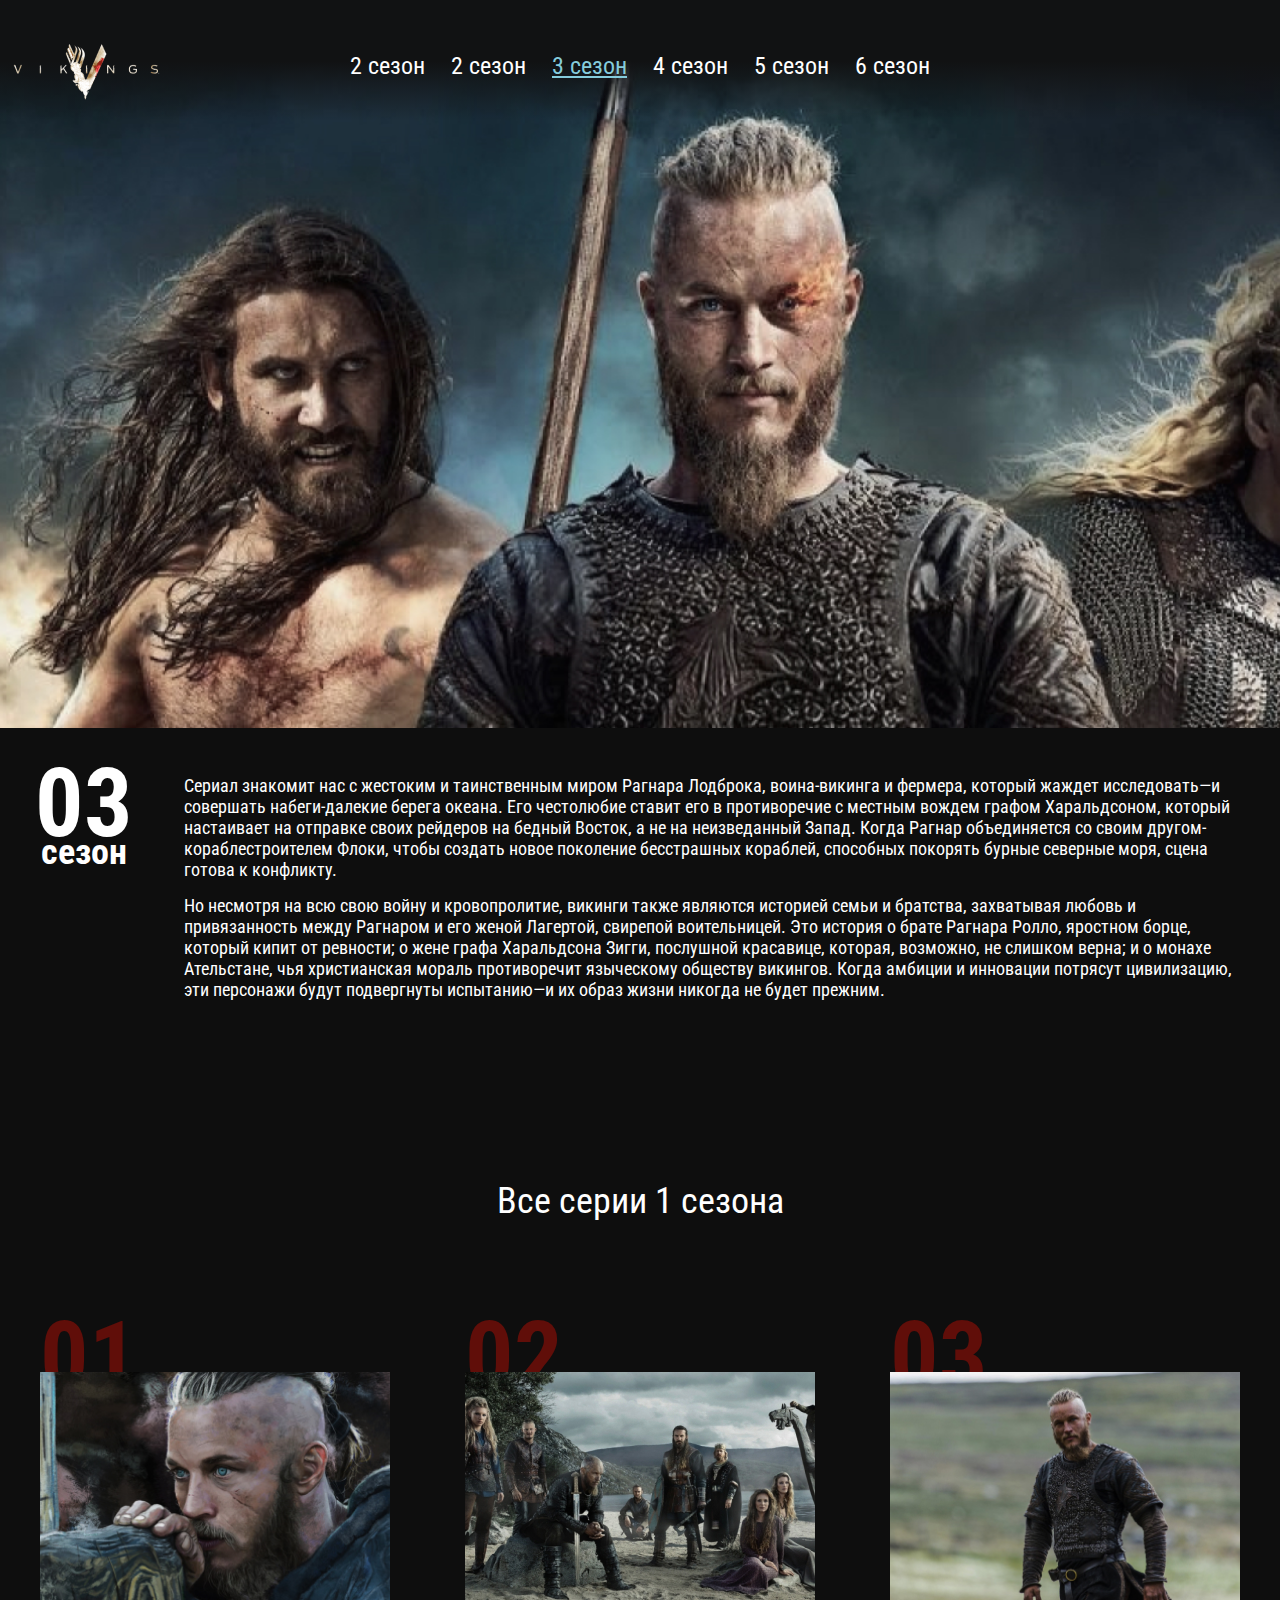
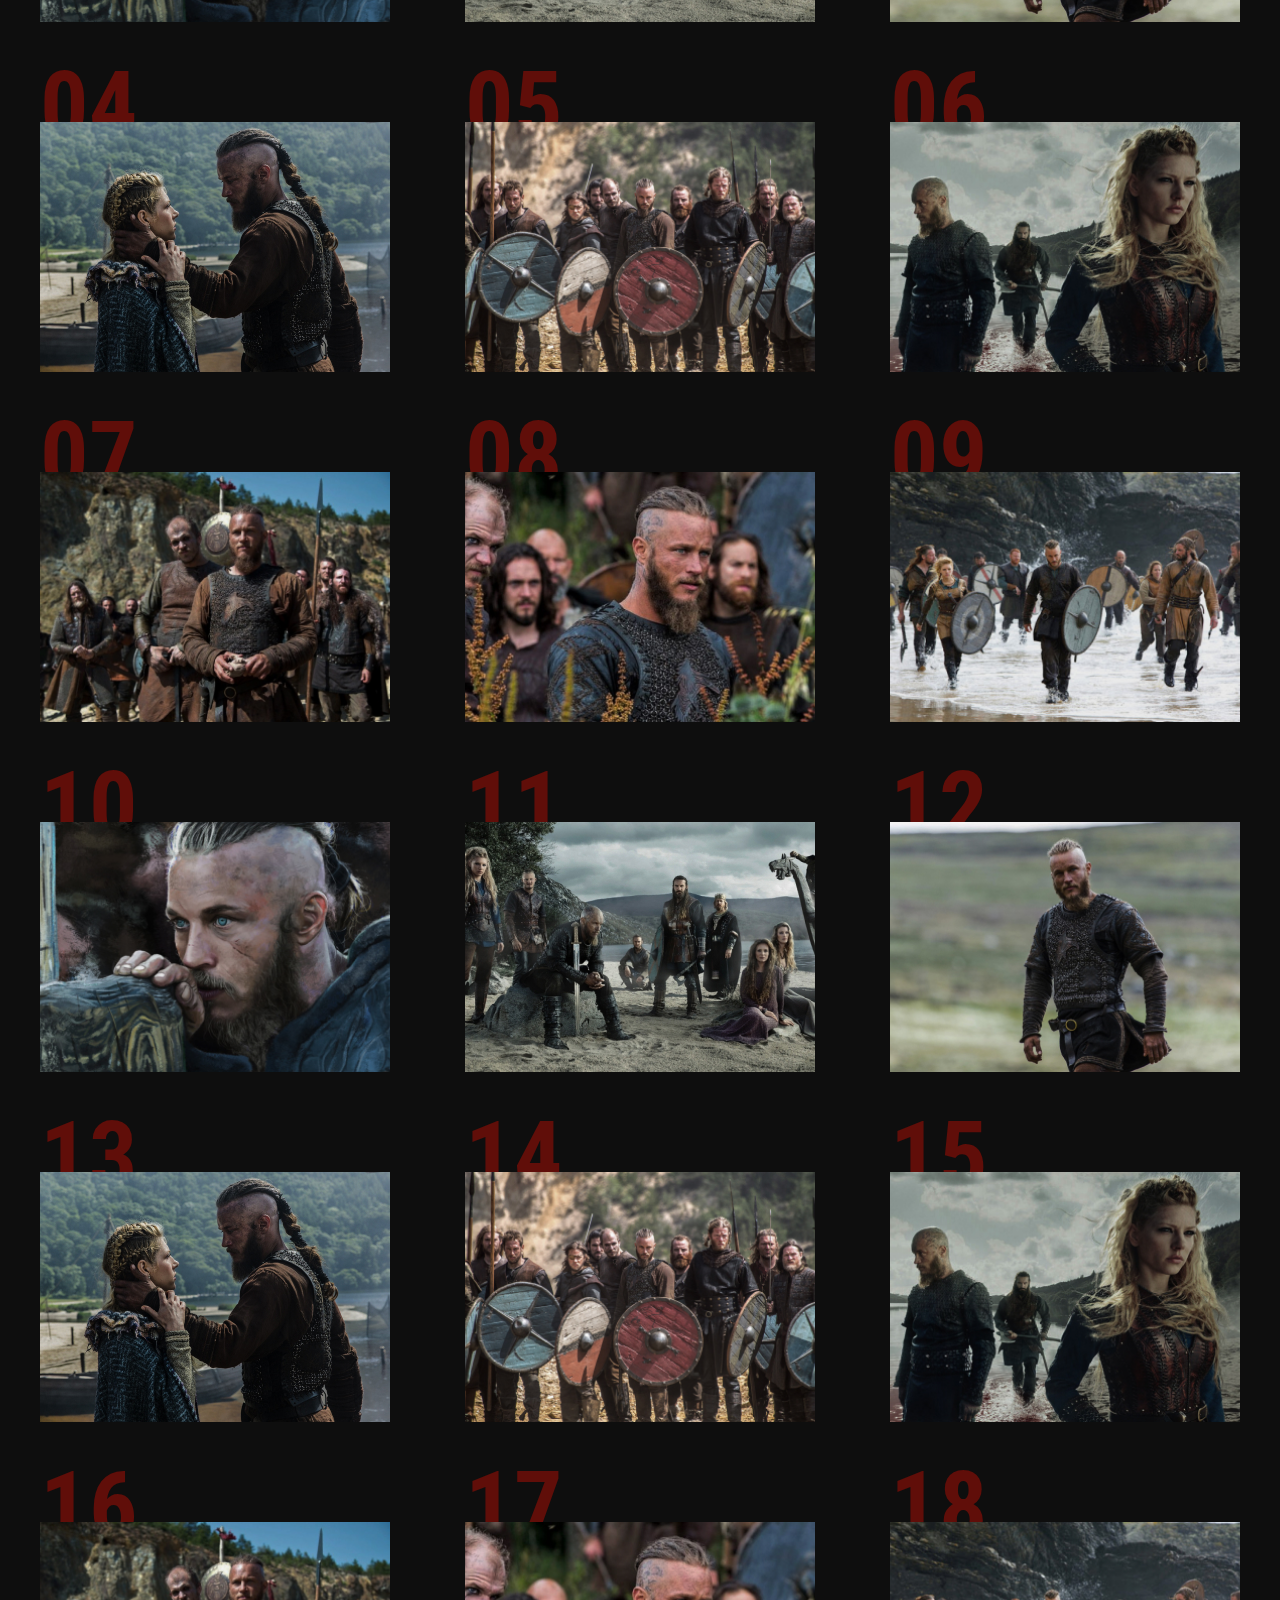
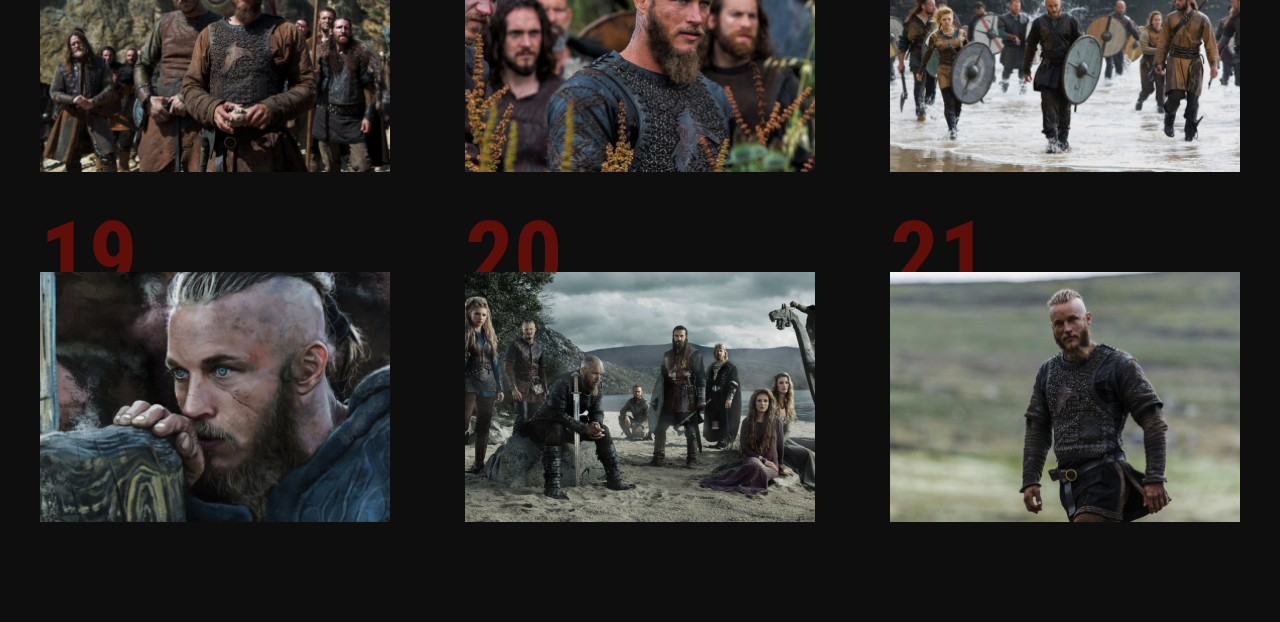
<file: season-3.html>
<!DOCTYPE html>
<html lang="ru">
  <head>
    <meta charset="UTF-8" />
    <meta name="viewport" content="width=device-width, initial-scale=1.0" />
    <meta http-equiv="X-UA-Compatible" content="ie=edge" />
    <title>Vikings</title>
    <link rel="preconnect" href="https://fonts.googleapis.com" />
    <link rel="preconnect" href="https://fonts.gstatic.com" crossorigin />
    <link
      href="https://fonts.googleapis.com/css2?family=Roboto+Condensed:ital,wght@0,400;0,700;1,300&display=swap"
      rel="stylesheet"
    />
    <link rel="stylesheet" href="css/reset.css" />
    <link rel="stylesheet" href="css/jquery.fancybox.css" />
    <link rel="stylesheet" href="css/style.css" />
  </head>

  <body>
    <header class="page-header">
      <nav class="menu">
        <button class="menu__btn">
          <span></span>
        </button>
        <div class="menu__container">
          <a href="https://maxnightik.github.io/Vikings/" class="page-logo">
            <img src="images/page-logo.png" alt="" />
          </a>
          <ul class="menu__list">
            <li class="menu__list-item">
              <a href="season-1.html" class="menu__list-link">2 cезон</a>
            </li>
            <li class="menu__list-item">
              <a href="season-2.html" class="menu__list-link">2 cезон</a>
            </li>
            <li class="menu__list-item">
              <a
                href="season-3.html"
                class="menu__list-link menu__list-link--active"
                >3 cезон</a
              >
            </li>
            <li class="menu__list-item">
              <a href="season-4.html" class="menu__list-link">4 cезон</a>
            </li>
            <li class="menu__list-item">
              <a href="season-5.html" class="menu__list-link">5 cезон</a>
            </li>
            <li class="menu__list-item">
              <a href="season-6.html" class="menu__list-link">6 cезон</a>
            </li>
          </ul>
        </div>
      </nav>
      <div class="seasin-info">
        <div class="season-info__num">
          03
          <span>сезон</span>
        </div>
        <div class="season-info__text">
          <p>
            Сериал знакомит нас с жестоким и таинственным миром Рагнара
            Лодброка, воина-викинга и фермера, который жаждет исследовать—и
            совершать набеги-далекие берега океана. Его честолюбие ставит его в
            противоречие с местным вождем графом Харальдсоном, который
            настаивает на отправке своих рейдеров на бедный Восток, а не на
            неизведанный Запад. Когда Рагнар объединяется со своим
            другом-кораблестроителем Флоки, чтобы создать новое поколение
            бесстрашных кораблей, способных покорять бурные северные моря, сцена
            готова к конфликту.
          </p>

          <p>
            Но несмотря на всю свою войну и кровопролитие, викинги также
            являются историей семьи и братства, захватывая любовь и
            привязанность между Рагнаром и его женой Лагертой, свирепой
            воительницей. Это история о брате Рагнара Ролло, яростном борце,
            который кипит от ревности; о жене графа Харальдсона Зигги, послушной
            красавице, которая, возможно, не слишком верна; и о монахе
            Ательстане, чья христианская мораль противоречит языческому обществу
            викингов. Когда амбиции и инновации потрясут цивилизацию, эти
            персонажи будут подвергнуты испытанию—и их образ жизни никогда не
            будет прежним.
          </p>
        </div>
      </div>
    </header>

    <section class="seasons section-page">
      <div class="container">
        <h3 class="title">Все серии 1 сезона</h3>
        <ol class="seasons__inner">
          <li
            class="seasons__item"
            style="background-image: url('./images/one/1.jpg')"
          >
            <a
              data-fancybox="gallery"
              href="https://www.youtube.com/watch?v=tjB0ZEQVIyI?autoplay=0"
              class="seasons__link"
              >Cмотреть</a
            >
          </li>
          <li
            class="seasons__item"
            style="background-image: url('./images/one/2.jpg')"
          >
            <a
              data-fancybox="gallery"
              href="https://www.youtube.com/watch?v=tjB0ZEQVIyI?autoplay=0"
              class="seasons__link"
              >Cмотреть</a
            >
          </li>
          <li
            class="seasons__item"
            style="background-image: url('./images/one/3.jpg')"
          >
            <a
              data-fancybox="gallery"
              href="https://www.youtube.com/watch?v=tjB0ZEQVIyI?autoplay=0"
              class="seasons__link"
              >Cмотреть</a
            >
          </li>
          <li
            class="seasons__item"
            style="background-image: url('./images/one/4.jpg')"
          >
            <a
              data-fancybox="gallery"
              href="https://www.youtube.com/watch?v=tjB0ZEQVIyI?autoplay=0"
              class="seasons__link"
              >Cмотреть</a
            >
          </li>
          <li
            class="seasons__item"
            style="background-image: url('./images/one/5.jpg')"
          >
            <a
              data-fancybox="gallery"
              href="https://www.youtube.com/watch?v=tjB0ZEQVIyI?autoplay=0"
              class="seasons__link"
              >Cмотреть</a
            >
          </li>
          <li
            class="seasons__item"
            style="background-image: url('./images/one/6.jpg')"
          >
            <a
              data-fancybox="gallery"
              href="https://www.youtube.com/watch?v=tjB0ZEQVIyI?autoplay=0"
              class="seasons__link"
              >Cмотреть</a
            >
          </li>
          <li
            class="seasons__item"
            style="background-image: url('./images/one/7.jpg')"
          >
            <a
              data-fancybox="gallery"
              href="https://www.youtube.com/watch?v=tjB0ZEQVIyI?autoplay=0"
              class="seasons__link"
              >Cмотреть</a
            >
          </li>
          <li
            class="seasons__item"
            style="background-image: url('./images/one/8.jpg')"
          >
            <a
              data-fancybox="gallery"
              href="https://www.youtube.com/watch?v=tjB0ZEQVIyI?autoplay=0"
              class="seasons__link"
              >Cмотреть</a
            >
          </li>
          <li
            class="seasons__item"
            style="background-image: url('./images/one/9.jpg')"
          >
            <a
              data-fancybox="gallery"
              href="https://www.youtube.com/watch?v=tjB0ZEQVIyI?autoplay=0"
              class="seasons__link"
              >Cмотреть</a
            >
          </li>
          <li
            class="seasons__item"
            style="background-image: url('./images/one/1.jpg')"
          >
            <a
              data-fancybox="gallery"
              href="https://www.youtube.com/watch?v=tjB0ZEQVIyI?autoplay=0"
              class="seasons__link"
              >Cмотреть</a
            >
          </li>
          <li
            class="seasons__item"
            style="background-image: url('./images/one/2.jpg')"
          >
            <a
              data-fancybox="gallery"
              href="https://www.youtube.com/watch?v=tjB0ZEQVIyI?autoplay=0"
              class="seasons__link"
              >Cмотреть</a
            >
          </li>
          <li
            class="seasons__item"
            style="background-image: url('./images/one/3.jpg')"
          >
            <a
              data-fancybox="gallery"
              href="https://www.youtube.com/watch?v=tjB0ZEQVIyI?autoplay=0"
              class="seasons__link"
              >Cмотреть</a
            >
          </li>
          <li
            class="seasons__item"
            style="background-image: url('./images/one/4.jpg')"
          >
            <a
              data-fancybox="gallery"
              href="https://www.youtube.com/watch?v=tjB0ZEQVIyI?autoplay=0"
              class="seasons__link"
              >Cмотреть</a
            >
          </li>
          <li
            class="seasons__item"
            style="background-image: url('./images/one/5.jpg')"
          >
            <a
              data-fancybox="gallery"
              href="https://www.youtube.com/watch?v=tjB0ZEQVIyI?autoplay=0"
              class="seasons__link"
              >Cмотреть</a
            >
          </li>
          <li
            class="seasons__item"
            style="background-image: url('./images/one/6.jpg')"
          >
            <a
              data-fancybox="gallery"
              href="https://www.youtube.com/watch?v=tjB0ZEQVIyI?autoplay=0"
              class="seasons__link"
              >Cмотреть</a
            >
          </li>
          <li
            class="seasons__item"
            style="background-image: url('./images/one/7.jpg')"
          >
            <a
              data-fancybox="gallery"
              href="https://www.youtube.com/watch?v=tjB0ZEQVIyI?autoplay=0"
              class="seasons__link"
              >Cмотреть</a
            >
          </li>
          <li
            class="seasons__item"
            style="background-image: url('./images/one/8.jpg')"
          >
            <a
              data-fancybox="gallery"
              href="https://www.youtube.com/watch?v=tjB0ZEQVIyI?autoplay=0"
              class="seasons__link"
              >Cмотреть</a
            >
          </li>
          <li
            class="seasons__item"
            style="background-image: url('./images/one/9.jpg')"
          >
            <a
              data-fancybox="gallery"
              href="https://www.youtube.com/watch?v=tjB0ZEQVIyI?autoplay=0"
              class="seasons__link"
              >Cмотреть</a
            >
          </li>
          <li
            class="seasons__item"
            style="background-image: url('./images/one/1.jpg')"
          >
            <a
              data-fancybox="gallery"
              href="https://www.youtube.com/watch?v=tjB0ZEQVIyI?autoplay=0"
              class="seasons__link"
              >Cмотреть</a
            >
          </li>
          <li
            class="seasons__item"
            style="background-image: url('./images/one/2.jpg')"
          >
            <a
              data-fancybox="gallery"
              href="https://www.youtube.com/watch?v=tjB0ZEQVIyI?autoplay=0"
              class="seasons__link"
              >Cмотреть</a
            >
          </li>
          <li
            class="seasons__item"
            style="background-image: url('./images/one/3.jpg')"
          >
            <a
              data-fancybox="gallery"
              href="https://www.youtube.com/watch?v=tjB0ZEQVIyI?autoplay=0"
              class="seasons__link"
              >Cмотреть</a
            >
          </li>
        </ol>
      </div>
    </section>

    <script src="https://ajax.googleapis.com/ajax/libs/jquery/3.4.1/jquery.min.js"></script>
    <script src="js/jquery.fancybox.min.js"></script>
    <script src="js/main.js"></script>
  </body>
</html>
</file>
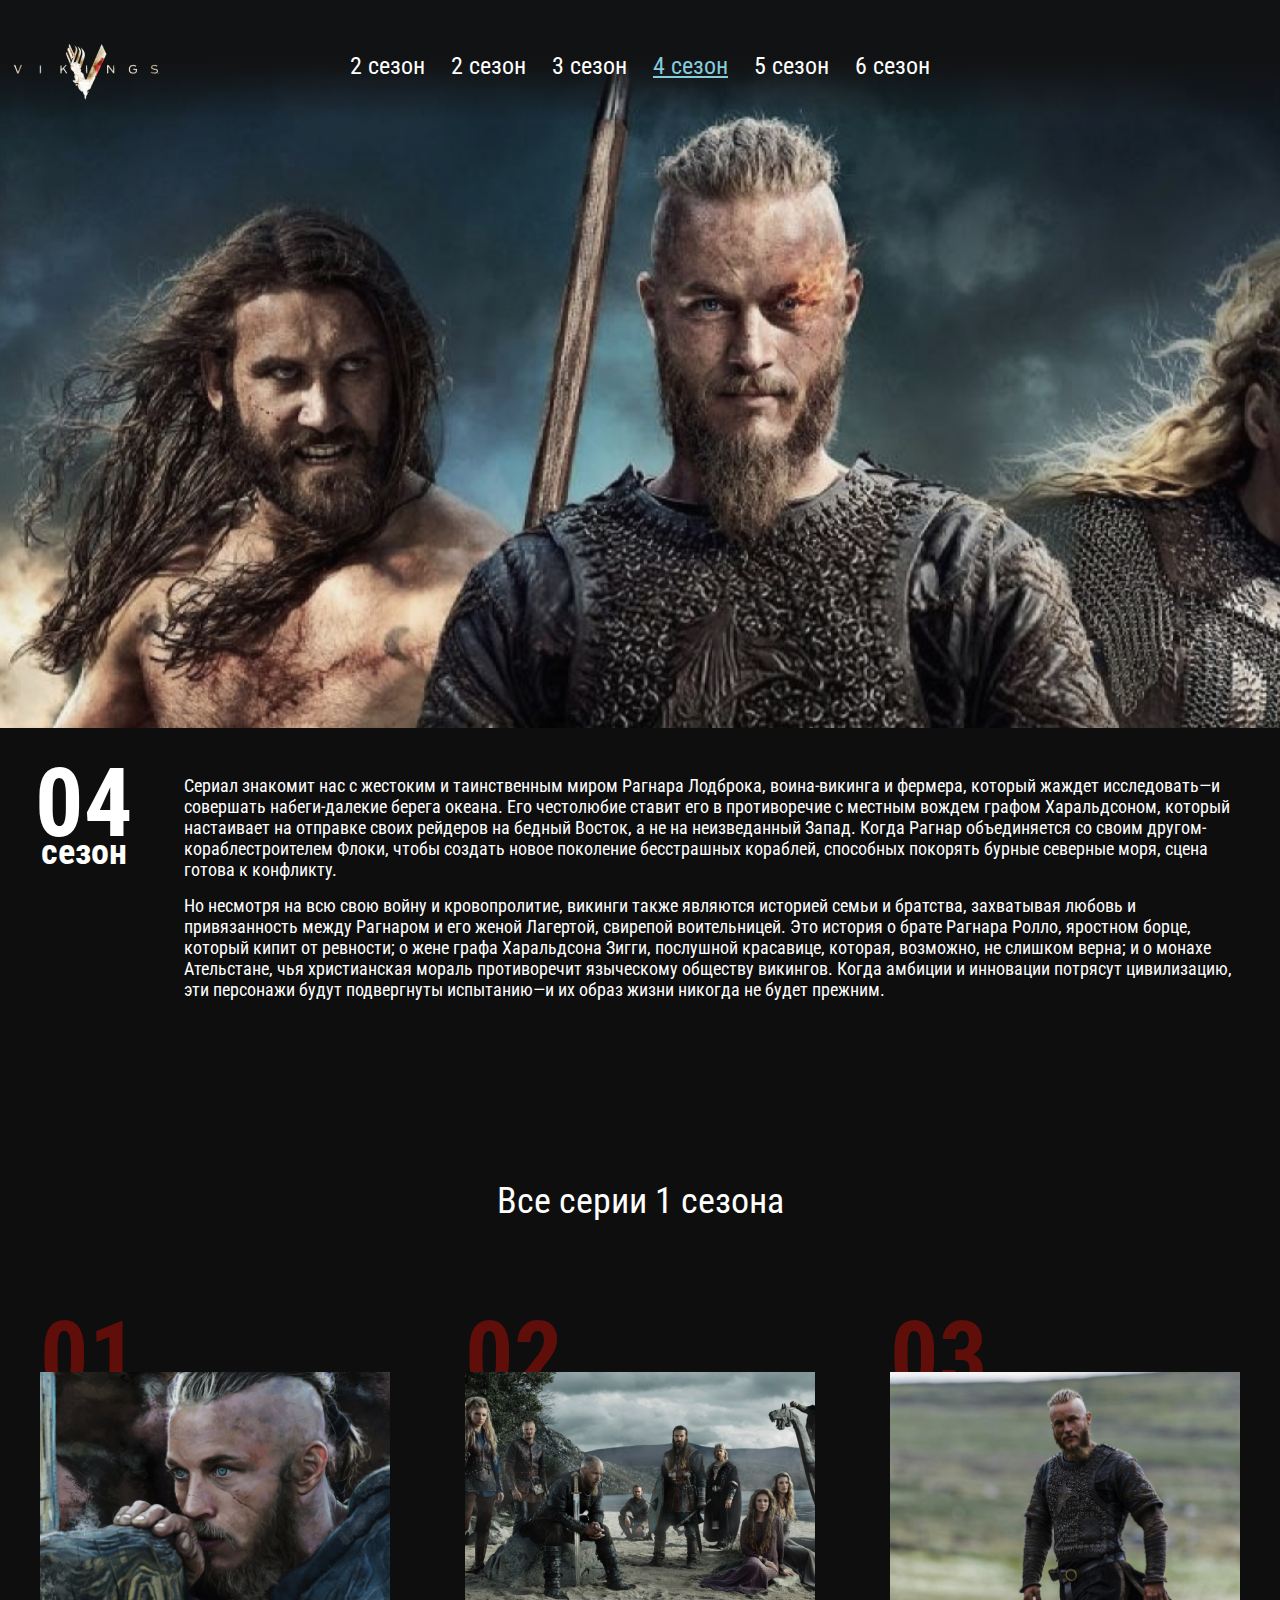
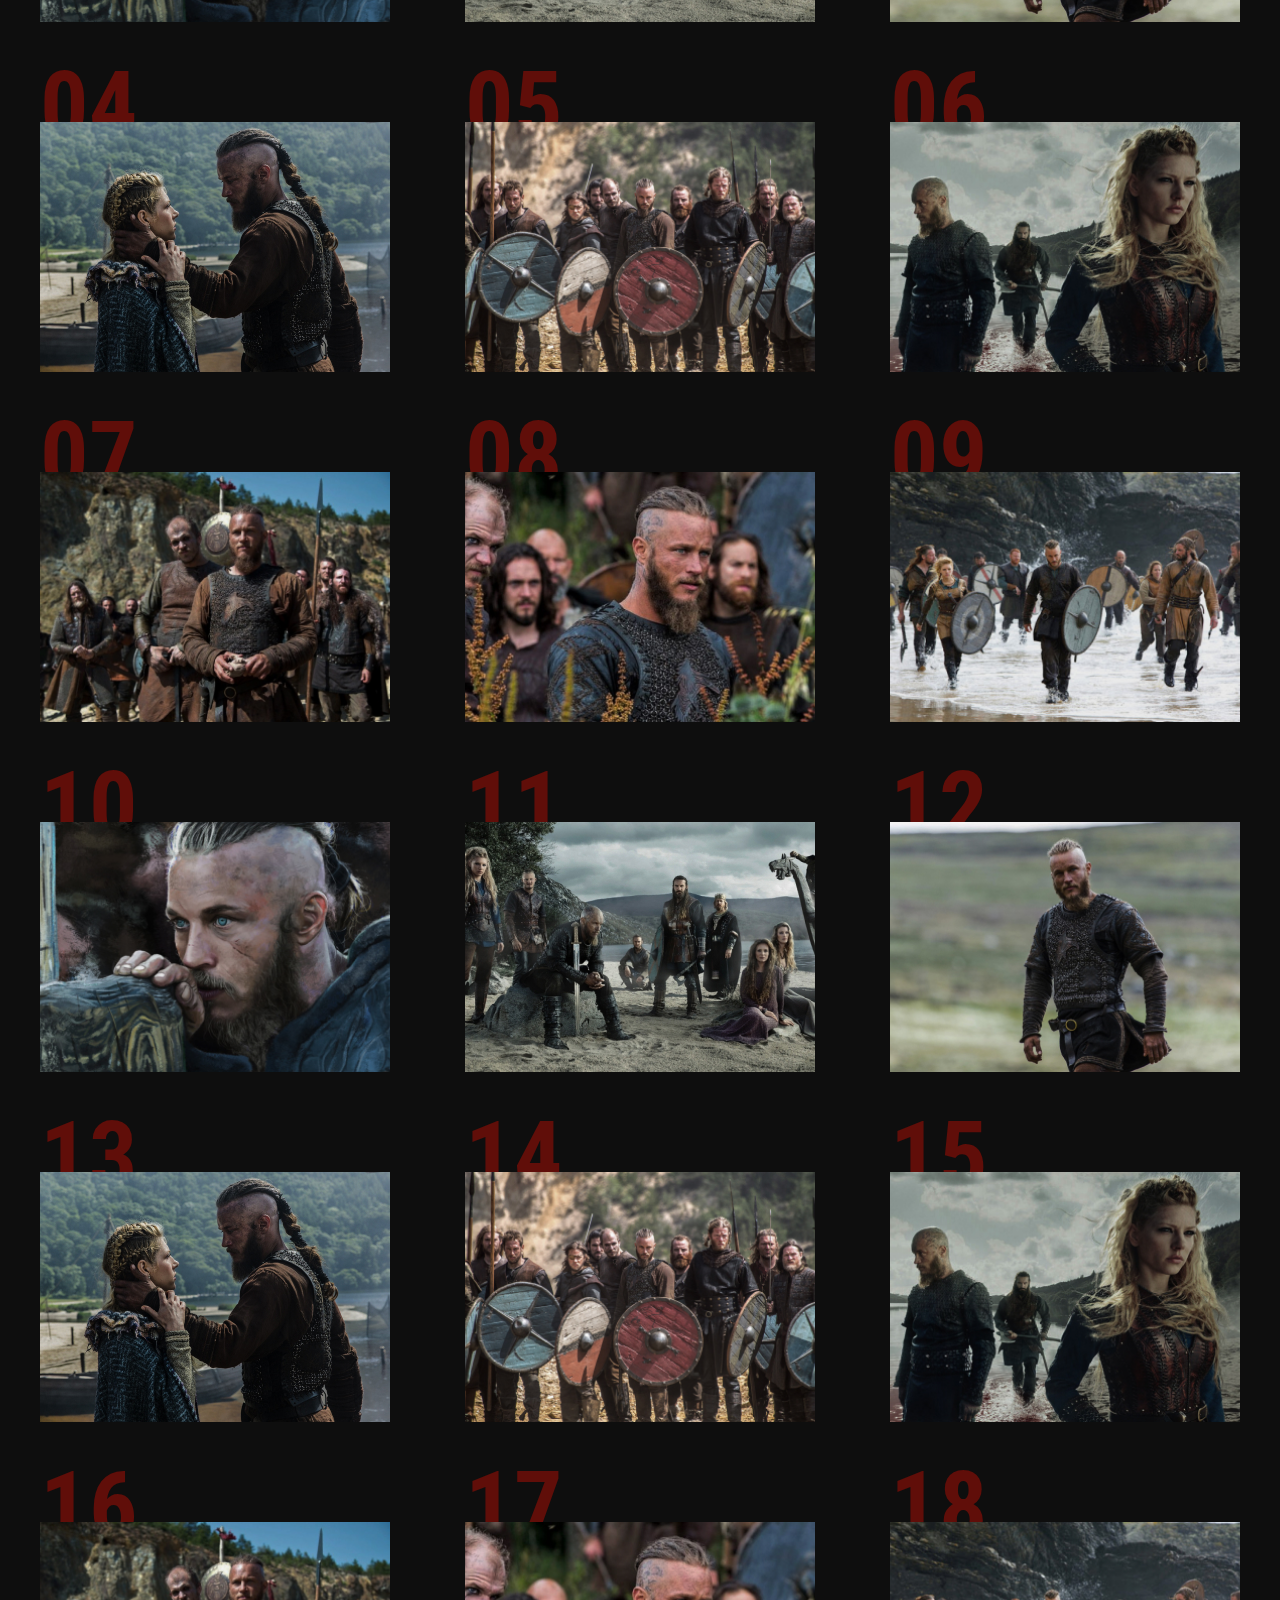
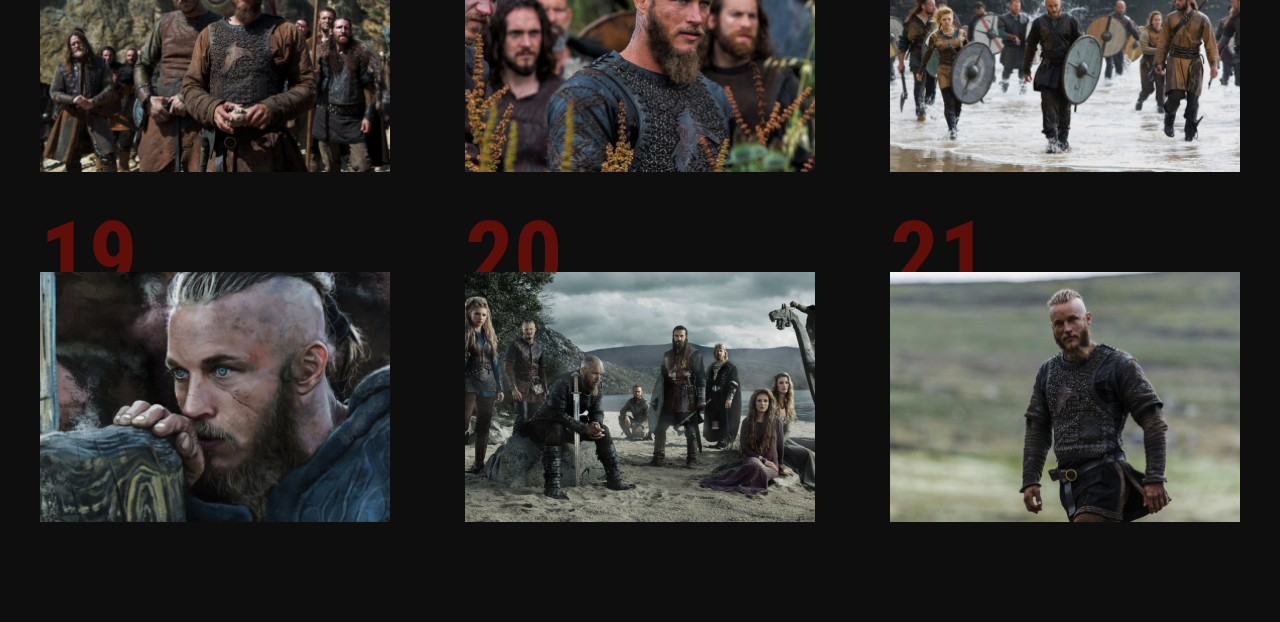
<file: season-4.html>
<!DOCTYPE html>
<html lang="ru">
  <head>
    <meta charset="UTF-8" />
    <meta name="viewport" content="width=device-width, initial-scale=1.0" />
    <meta http-equiv="X-UA-Compatible" content="ie=edge" />
    <title>Vikings</title>
    <link rel="preconnect" href="https://fonts.googleapis.com" />
    <link rel="preconnect" href="https://fonts.gstatic.com" crossorigin />
    <link
      href="https://fonts.googleapis.com/css2?family=Roboto+Condensed:ital,wght@0,400;0,700;1,300&display=swap"
      rel="stylesheet"
    />
    <link rel="stylesheet" href="css/reset.css" />
    <link rel="stylesheet" href="css/jquery.fancybox.css" />
    <link rel="stylesheet" href="css/style.css" />
  </head>

  <body>
    <header class="page-header">
      <nav class="menu">
        <button class="menu__btn">
          <span></span>
        </button>
        <div class="menu__container">
          <a href="https://maxnightik.github.io/Vikings/" class="page-logo">
            <img src="images/page-logo.png" alt="" />
          </a>
          <ul class="menu__list">
            <li class="menu__list-item">
              <a href="season-1.html" class="menu__list-link">2 cезон</a>
            </li>
            <li class="menu__list-item">
              <a href="season-2.html" class="menu__list-link">2 cезон</a>
            </li>
            <li class="menu__list-item">
              <a href="season-3.html" class="menu__list-link">3 cезон</a>
            </li>
            <li class="menu__list-item">
              <a
                href="season-4.html"
                class="menu__list-link menu__list-link--active"
                >4 cезон</a
              >
            </li>
            <li class="menu__list-item">
              <a href="season-5.html" class="menu__list-link">5 cезон</a>
            </li>
            <li class="menu__list-item">
              <a href="season-6.html" class="menu__list-link">6 cезон</a>
            </li>
          </ul>
        </div>
      </nav>
      <div class="seasin-info">
        <div class="season-info__num">
          04
          <span>сезон</span>
        </div>
        <div class="season-info__text">
          <p>
            Сериал знакомит нас с жестоким и таинственным миром Рагнара
            Лодброка, воина-викинга и фермера, который жаждет исследовать—и
            совершать набеги-далекие берега океана. Его честолюбие ставит его в
            противоречие с местным вождем графом Харальдсоном, который
            настаивает на отправке своих рейдеров на бедный Восток, а не на
            неизведанный Запад. Когда Рагнар объединяется со своим
            другом-кораблестроителем Флоки, чтобы создать новое поколение
            бесстрашных кораблей, способных покорять бурные северные моря, сцена
            готова к конфликту.
          </p>

          <p>
            Но несмотря на всю свою войну и кровопролитие, викинги также
            являются историей семьи и братства, захватывая любовь и
            привязанность между Рагнаром и его женой Лагертой, свирепой
            воительницей. Это история о брате Рагнара Ролло, яростном борце,
            который кипит от ревности; о жене графа Харальдсона Зигги, послушной
            красавице, которая, возможно, не слишком верна; и о монахе
            Ательстане, чья христианская мораль противоречит языческому обществу
            викингов. Когда амбиции и инновации потрясут цивилизацию, эти
            персонажи будут подвергнуты испытанию—и их образ жизни никогда не
            будет прежним.
          </p>
        </div>
      </div>
    </header>

    <section class="seasons section-page">
      <div class="container">
        <h3 class="title">Все серии 1 сезона</h3>
        <ol class="seasons__inner">
          <li
            class="seasons__item"
            style="background-image: url('./images/one/1.jpg')"
          >
            <a
              data-fancybox="gallery"
              href="https://www.youtube.com/watch?v=tjB0ZEQVIyI?autoplay=0"
              class="seasons__link"
              >Cмотреть</a
            >
          </li>
          <li
            class="seasons__item"
            style="background-image: url('./images/one/2.jpg')"
          >
            <a
              data-fancybox="gallery"
              href="https://www.youtube.com/watch?v=tjB0ZEQVIyI?autoplay=0"
              class="seasons__link"
              >Cмотреть</a
            >
          </li>
          <li
            class="seasons__item"
            style="background-image: url('./images/one/3.jpg')"
          >
            <a
              data-fancybox="gallery"
              href="https://www.youtube.com/watch?v=tjB0ZEQVIyI?autoplay=0"
              class="seasons__link"
              >Cмотреть</a
            >
          </li>
          <li
            class="seasons__item"
            style="background-image: url('./images/one/4.jpg')"
          >
            <a
              data-fancybox="gallery"
              href="https://www.youtube.com/watch?v=tjB0ZEQVIyI?autoplay=0"
              class="seasons__link"
              >Cмотреть</a
            >
          </li>
          <li
            class="seasons__item"
            style="background-image: url('./images/one/5.jpg')"
          >
            <a
              data-fancybox="gallery"
              href="https://www.youtube.com/watch?v=tjB0ZEQVIyI?autoplay=0"
              class="seasons__link"
              >Cмотреть</a
            >
          </li>
          <li
            class="seasons__item"
            style="background-image: url('./images/one/6.jpg')"
          >
            <a
              data-fancybox="gallery"
              href="https://www.youtube.com/watch?v=tjB0ZEQVIyI?autoplay=0"
              class="seasons__link"
              >Cмотреть</a
            >
          </li>
          <li
            class="seasons__item"
            style="background-image: url('./images/one/7.jpg')"
          >
            <a
              data-fancybox="gallery"
              href="https://www.youtube.com/watch?v=tjB0ZEQVIyI?autoplay=0"
              class="seasons__link"
              >Cмотреть</a
            >
          </li>
          <li
            class="seasons__item"
            style="background-image: url('./images/one/8.jpg')"
          >
            <a
              data-fancybox="gallery"
              href="https://www.youtube.com/watch?v=tjB0ZEQVIyI?autoplay=0"
              class="seasons__link"
              >Cмотреть</a
            >
          </li>
          <li
            class="seasons__item"
            style="background-image: url('./images/one/9.jpg')"
          >
            <a
              data-fancybox="gallery"
              href="https://www.youtube.com/watch?v=tjB0ZEQVIyI?autoplay=0"
              class="seasons__link"
              >Cмотреть</a
            >
          </li>
          <li
            class="seasons__item"
            style="background-image: url('./images/one/1.jpg')"
          >
            <a
              data-fancybox="gallery"
              href="https://www.youtube.com/watch?v=tjB0ZEQVIyI?autoplay=0"
              class="seasons__link"
              >Cмотреть</a
            >
          </li>
          <li
            class="seasons__item"
            style="background-image: url('./images/one/2.jpg')"
          >
            <a
              data-fancybox="gallery"
              href="https://www.youtube.com/watch?v=tjB0ZEQVIyI?autoplay=0"
              class="seasons__link"
              >Cмотреть</a
            >
          </li>
          <li
            class="seasons__item"
            style="background-image: url('./images/one/3.jpg')"
          >
            <a
              data-fancybox="gallery"
              href="https://www.youtube.com/watch?v=tjB0ZEQVIyI?autoplay=0"
              class="seasons__link"
              >Cмотреть</a
            >
          </li>
          <li
            class="seasons__item"
            style="background-image: url('./images/one/4.jpg')"
          >
            <a
              data-fancybox="gallery"
              href="https://www.youtube.com/watch?v=tjB0ZEQVIyI?autoplay=0"
              class="seasons__link"
              >Cмотреть</a
            >
          </li>
          <li
            class="seasons__item"
            style="background-image: url('./images/one/5.jpg')"
          >
            <a
              data-fancybox="gallery"
              href="https://www.youtube.com/watch?v=tjB0ZEQVIyI?autoplay=0"
              class="seasons__link"
              >Cмотреть</a
            >
          </li>
          <li
            class="seasons__item"
            style="background-image: url('./images/one/6.jpg')"
          >
            <a
              data-fancybox="gallery"
              href="https://www.youtube.com/watch?v=tjB0ZEQVIyI?autoplay=0"
              class="seasons__link"
              >Cмотреть</a
            >
          </li>
          <li
            class="seasons__item"
            style="background-image: url('./images/one/7.jpg')"
          >
            <a
              data-fancybox="gallery"
              href="https://www.youtube.com/watch?v=tjB0ZEQVIyI?autoplay=0"
              class="seasons__link"
              >Cмотреть</a
            >
          </li>
          <li
            class="seasons__item"
            style="background-image: url('./images/one/8.jpg')"
          >
            <a
              data-fancybox="gallery"
              href="https://www.youtube.com/watch?v=tjB0ZEQVIyI?autoplay=0"
              class="seasons__link"
              >Cмотреть</a
            >
          </li>
          <li
            class="seasons__item"
            style="background-image: url('./images/one/9.jpg')"
          >
            <a
              data-fancybox="gallery"
              href="https://www.youtube.com/watch?v=tjB0ZEQVIyI?autoplay=0"
              class="seasons__link"
              >Cмотреть</a
            >
          </li>
          <li
            class="seasons__item"
            style="background-image: url('./images/one/1.jpg')"
          >
            <a
              data-fancybox="gallery"
              href="https://www.youtube.com/watch?v=tjB0ZEQVIyI?autoplay=0"
              class="seasons__link"
              >Cмотреть</a
            >
          </li>
          <li
            class="seasons__item"
            style="background-image: url('./images/one/2.jpg')"
          >
            <a
              data-fancybox="gallery"
              href="https://www.youtube.com/watch?v=tjB0ZEQVIyI?autoplay=0"
              class="seasons__link"
              >Cмотреть</a
            >
          </li>
          <li
            class="seasons__item"
            style="background-image: url('./images/one/3.jpg')"
          >
            <a
              data-fancybox="gallery"
              href="https://www.youtube.com/watch?v=tjB0ZEQVIyI?autoplay=0"
              class="seasons__link"
              >Cмотреть</a
            >
          </li>
        </ol>
      </div>
    </section>
    <script src="https://ajax.googleapis.com/ajax/libs/jquery/3.4.1/jquery.min.js"></script>
    <script src="js/jquery.fancybox.min.js"></script>
    <script src="js/main.js"></script>
  </body>
</html>
</file>
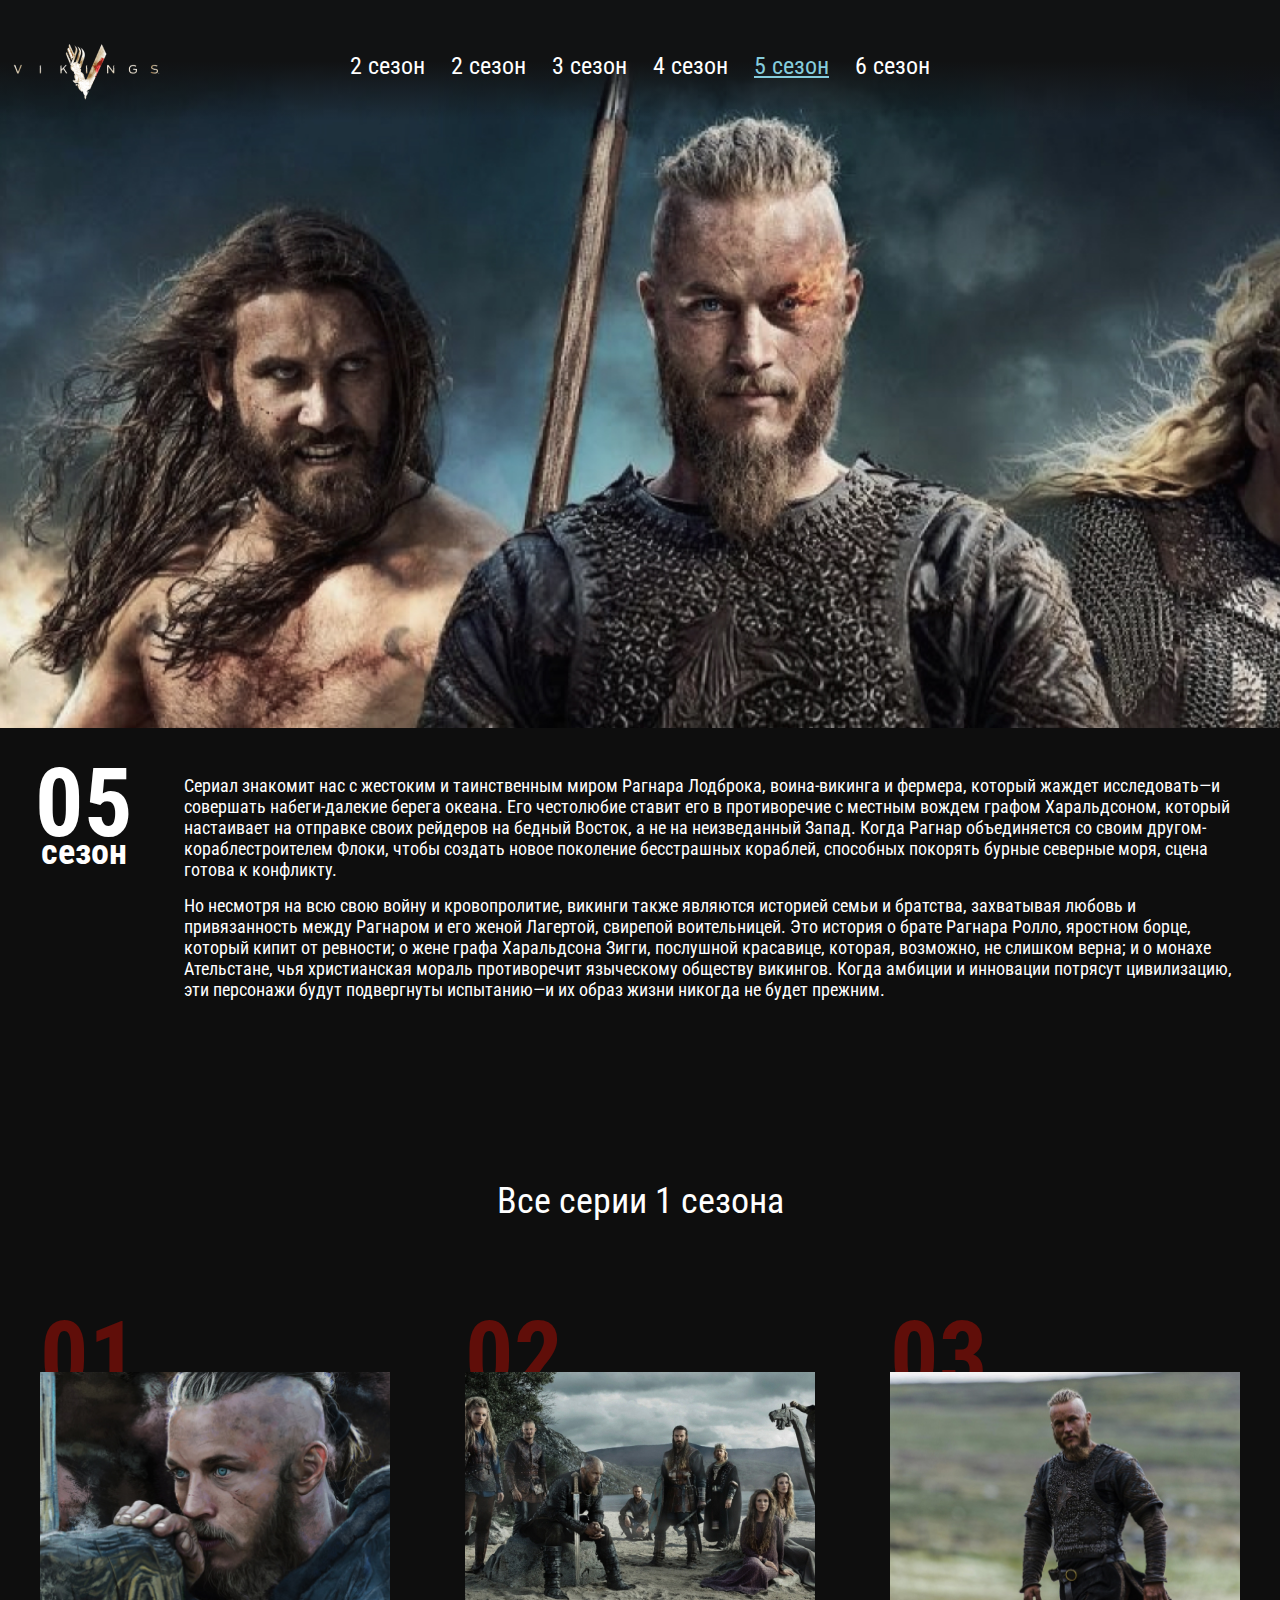
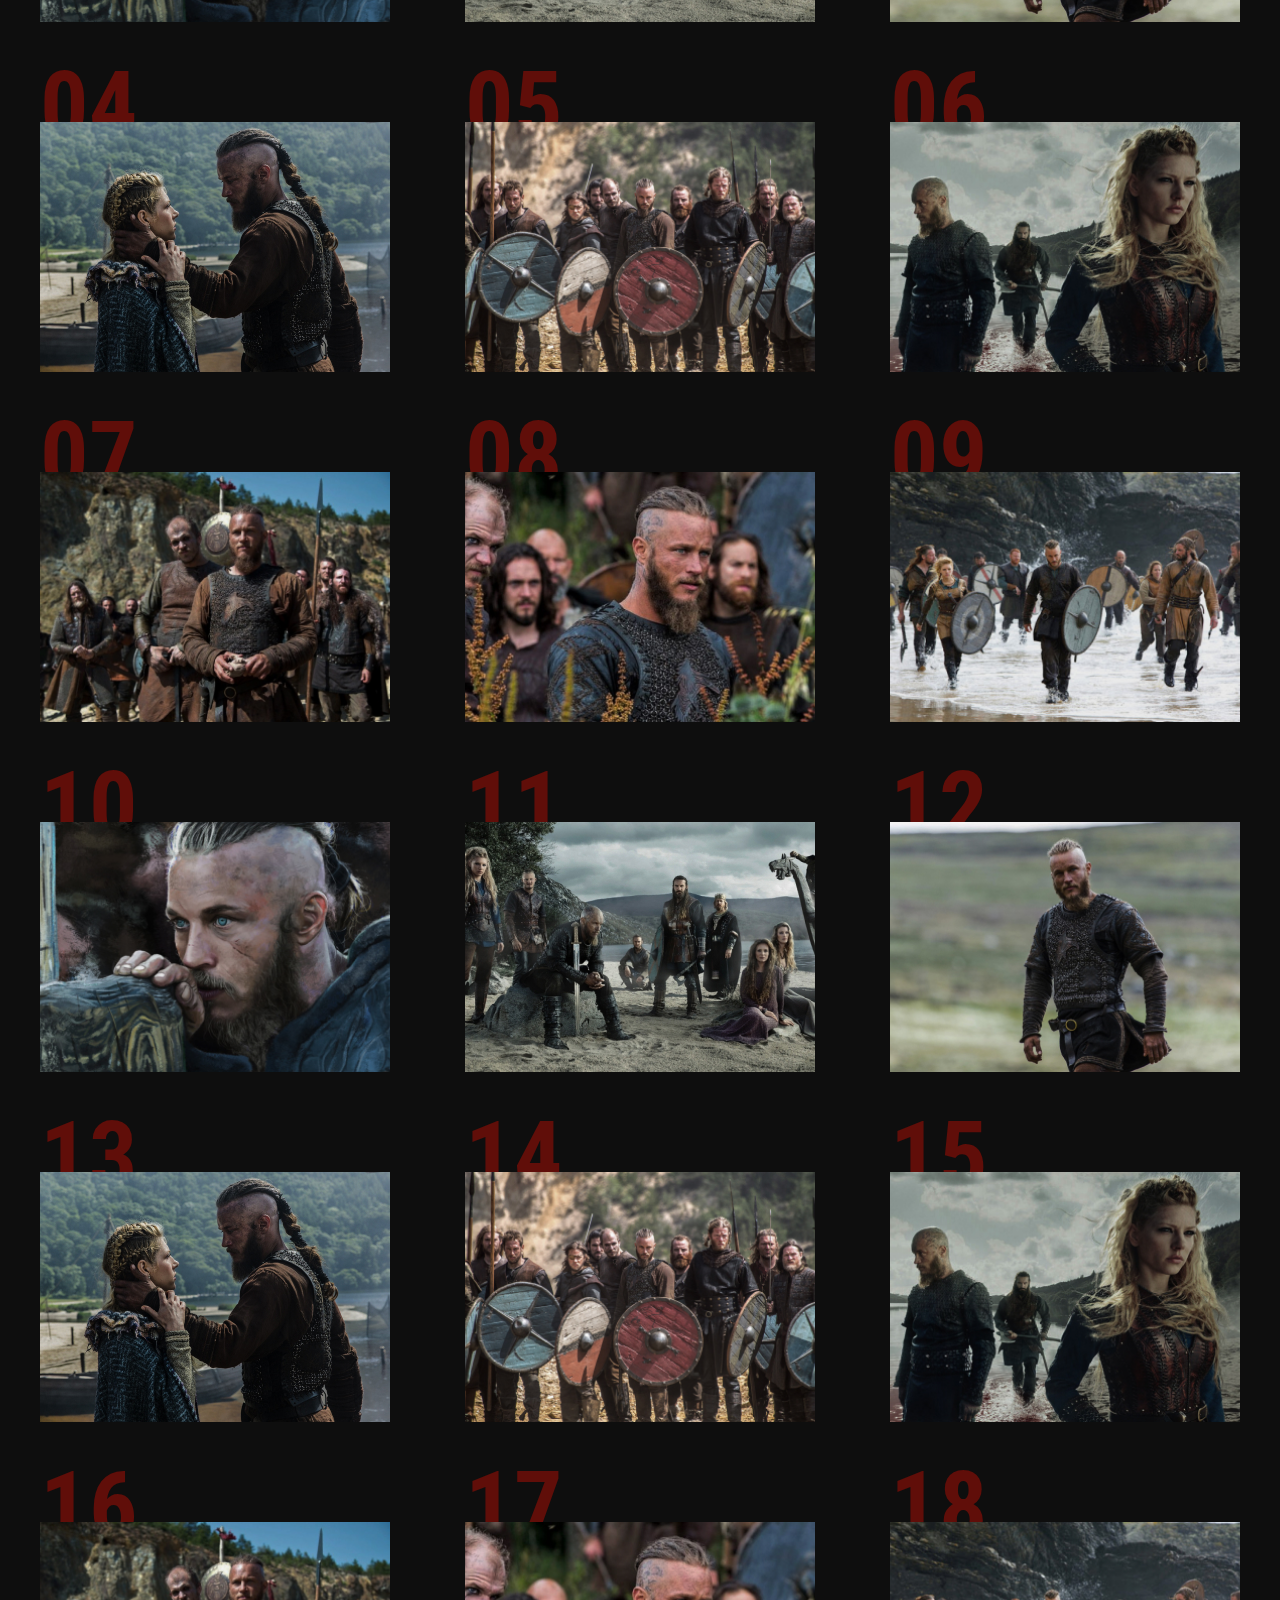
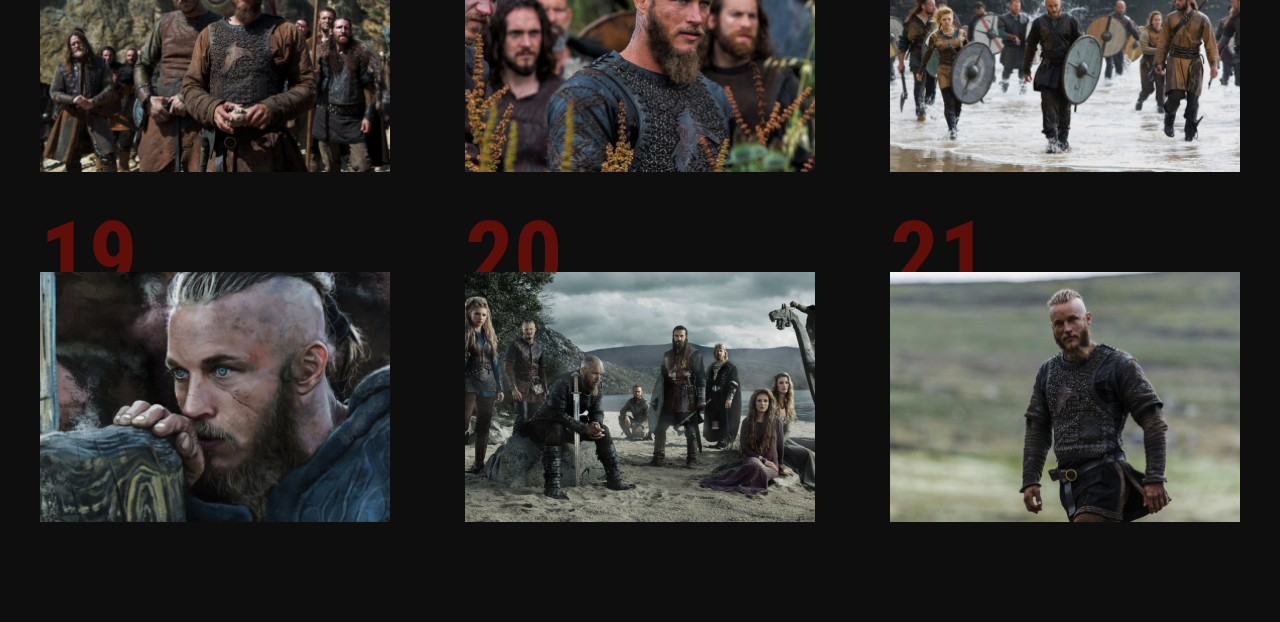
<file: season-5.html>
<!DOCTYPE html>
<html lang="ru">
  <head>
    <meta charset="UTF-8" />
    <meta name="viewport" content="width=device-width, initial-scale=1.0" />
    <meta http-equiv="X-UA-Compatible" content="ie=edge" />
    <title>Vikings</title>
    <link rel="preconnect" href="https://fonts.googleapis.com" />
    <link rel="preconnect" href="https://fonts.gstatic.com" crossorigin />
    <link
      href="https://fonts.googleapis.com/css2?family=Roboto+Condensed:ital,wght@0,400;0,700;1,300&display=swap"
      rel="stylesheet"
    />
    <link rel="stylesheet" href="css/reset.css" />
    <link rel="stylesheet" href="css/jquery.fancybox.css" />
    <link rel="stylesheet" href="css/style.css" />
  </head>

  <body>
    <header class="page-header">
      <nav class="menu">
        <button class="menu__btn">
          <span></span>
        </button>
        <div class="menu__container">
          <a href="https://maxnightik.github.io/Vikings/" class="page-logo">
            <img src="images/page-logo.png" alt="" />
          </a>
          <ul class="menu__list">
            <li class="menu__list-item">
              <a href="season-1.html" class="menu__list-link">2 cезон</a>
            </li>
            <li class="menu__list-item">
              <a href="season-2.html" class="menu__list-link">2 cезон</a>
            </li>
            <li class="menu__list-item">
              <a href="season-3.html" class="menu__list-link">3 cезон</a>
            </li>
            <li class="menu__list-item">
              <a href="season-4.html" class="menu__list-link">4 cезон</a>
            </li>
            <li class="menu__list-item">
              <a
                href="season-5.html"
                class="menu__list-link menu__list-link--active"
                >5 cезон</a
              >
            </li>
            <li class="menu__list-item">
              <a href="season-6.html" class="menu__list-link">6 cезон</a>
            </li>
          </ul>
        </div>
      </nav>
      <div class="seasin-info">
        <div class="season-info__num">
          05
          <span>сезон</span>
        </div>
        <div class="season-info__text">
          <p>
            Сериал знакомит нас с жестоким и таинственным миром Рагнара
            Лодброка, воина-викинга и фермера, который жаждет исследовать—и
            совершать набеги-далекие берега океана. Его честолюбие ставит его в
            противоречие с местным вождем графом Харальдсоном, который
            настаивает на отправке своих рейдеров на бедный Восток, а не на
            неизведанный Запад. Когда Рагнар объединяется со своим
            другом-кораблестроителем Флоки, чтобы создать новое поколение
            бесстрашных кораблей, способных покорять бурные северные моря, сцена
            готова к конфликту.
          </p>

          <p>
            Но несмотря на всю свою войну и кровопролитие, викинги также
            являются историей семьи и братства, захватывая любовь и
            привязанность между Рагнаром и его женой Лагертой, свирепой
            воительницей. Это история о брате Рагнара Ролло, яростном борце,
            который кипит от ревности; о жене графа Харальдсона Зигги, послушной
            красавице, которая, возможно, не слишком верна; и о монахе
            Ательстане, чья христианская мораль противоречит языческому обществу
            викингов. Когда амбиции и инновации потрясут цивилизацию, эти
            персонажи будут подвергнуты испытанию—и их образ жизни никогда не
            будет прежним.
          </p>
        </div>
      </div>
    </header>

    <section class="seasons section-page">
      <div class="container">
        <h3 class="title">Все серии 1 сезона</h3>
        <ol class="seasons__inner">
          <li
            class="seasons__item"
            style="background-image: url('./images/one/1.jpg')"
          >
            <a
              data-fancybox="gallery"
              href="https://www.youtube.com/watch?v=tjB0ZEQVIyI?autoplay=0"
              class="seasons__link"
              >Cмотреть</a
            >
          </li>
          <li
            class="seasons__item"
            style="background-image: url('./images/one/2.jpg')"
          >
            <a
              data-fancybox="gallery"
              href="https://www.youtube.com/watch?v=tjB0ZEQVIyI?autoplay=0"
              class="seasons__link"
              >Cмотреть</a
            >
          </li>
          <li
            class="seasons__item"
            style="background-image: url('./images/one/3.jpg')"
          >
            <a
              data-fancybox="gallery"
              href="https://www.youtube.com/watch?v=tjB0ZEQVIyI?autoplay=0"
              class="seasons__link"
              >Cмотреть</a
            >
          </li>
          <li
            class="seasons__item"
            style="background-image: url('./images/one/4.jpg')"
          >
            <a
              data-fancybox="gallery"
              href="https://www.youtube.com/watch?v=tjB0ZEQVIyI?autoplay=0"
              class="seasons__link"
              >Cмотреть</a
            >
          </li>
          <li
            class="seasons__item"
            style="background-image: url('./images/one/5.jpg')"
          >
            <a
              data-fancybox="gallery"
              href="https://www.youtube.com/watch?v=tjB0ZEQVIyI?autoplay=0"
              class="seasons__link"
              >Cмотреть</a
            >
          </li>
          <li
            class="seasons__item"
            style="background-image: url('./images/one/6.jpg')"
          >
            <a
              data-fancybox="gallery"
              href="https://www.youtube.com/watch?v=tjB0ZEQVIyI?autoplay=0"
              class="seasons__link"
              >Cмотреть</a
            >
          </li>
          <li
            class="seasons__item"
            style="background-image: url('./images/one/7.jpg')"
          >
            <a
              data-fancybox="gallery"
              href="https://www.youtube.com/watch?v=tjB0ZEQVIyI?autoplay=0"
              class="seasons__link"
              >Cмотреть</a
            >
          </li>
          <li
            class="seasons__item"
            style="background-image: url('./images/one/8.jpg')"
          >
            <a
              data-fancybox="gallery"
              href="https://www.youtube.com/watch?v=tjB0ZEQVIyI?autoplay=0"
              class="seasons__link"
              >Cмотреть</a
            >
          </li>
          <li
            class="seasons__item"
            style="background-image: url('./images/one/9.jpg')"
          >
            <a
              data-fancybox="gallery"
              href="https://www.youtube.com/watch?v=tjB0ZEQVIyI?autoplay=0"
              class="seasons__link"
              >Cмотреть</a
            >
          </li>
          <li
            class="seasons__item"
            style="background-image: url('./images/one/1.jpg')"
          >
            <a
              data-fancybox="gallery"
              href="https://www.youtube.com/watch?v=tjB0ZEQVIyI?autoplay=0"
              class="seasons__link"
              >Cмотреть</a
            >
          </li>
          <li
            class="seasons__item"
            style="background-image: url('./images/one/2.jpg')"
          >
            <a
              data-fancybox="gallery"
              href="https://www.youtube.com/watch?v=tjB0ZEQVIyI?autoplay=0"
              class="seasons__link"
              >Cмотреть</a
            >
          </li>
          <li
            class="seasons__item"
            style="background-image: url('./images/one/3.jpg')"
          >
            <a
              data-fancybox="gallery"
              href="https://www.youtube.com/watch?v=tjB0ZEQVIyI?autoplay=0"
              class="seasons__link"
              >Cмотреть</a
            >
          </li>
          <li
            class="seasons__item"
            style="background-image: url('./images/one/4.jpg')"
          >
            <a
              data-fancybox="gallery"
              href="https://www.youtube.com/watch?v=tjB0ZEQVIyI?autoplay=0"
              class="seasons__link"
              >Cмотреть</a
            >
          </li>
          <li
            class="seasons__item"
            style="background-image: url('./images/one/5.jpg')"
          >
            <a
              data-fancybox="gallery"
              href="https://www.youtube.com/watch?v=tjB0ZEQVIyI?autoplay=0"
              class="seasons__link"
              >Cмотреть</a
            >
          </li>
          <li
            class="seasons__item"
            style="background-image: url('./images/one/6.jpg')"
          >
            <a
              data-fancybox="gallery"
              href="https://www.youtube.com/watch?v=tjB0ZEQVIyI?autoplay=0"
              class="seasons__link"
              >Cмотреть</a
            >
          </li>
          <li
            class="seasons__item"
            style="background-image: url('./images/one/7.jpg')"
          >
            <a
              data-fancybox="gallery"
              href="https://www.youtube.com/watch?v=tjB0ZEQVIyI?autoplay=0"
              class="seasons__link"
              >Cмотреть</a
            >
          </li>
          <li
            class="seasons__item"
            style="background-image: url('./images/one/8.jpg')"
          >
            <a
              data-fancybox="gallery"
              href="https://www.youtube.com/watch?v=tjB0ZEQVIyI?autoplay=0"
              class="seasons__link"
              >Cмотреть</a
            >
          </li>
          <li
            class="seasons__item"
            style="background-image: url('./images/one/9.jpg')"
          >
            <a
              data-fancybox="gallery"
              href="https://www.youtube.com/watch?v=tjB0ZEQVIyI?autoplay=0"
              class="seasons__link"
              >Cмотреть</a
            >
          </li>
          <li
            class="seasons__item"
            style="background-image: url('./images/one/1.jpg')"
          >
            <a
              data-fancybox="gallery"
              href="https://www.youtube.com/watch?v=tjB0ZEQVIyI?autoplay=0"
              class="seasons__link"
              >Cмотреть</a
            >
          </li>
          <li
            class="seasons__item"
            style="background-image: url('./images/one/2.jpg')"
          >
            <a
              data-fancybox="gallery"
              href="https://www.youtube.com/watch?v=tjB0ZEQVIyI?autoplay=0"
              class="seasons__link"
              >Cмотреть</a
            >
          </li>
          <li
            class="seasons__item"
            style="background-image: url('./images/one/3.jpg')"
          >
            <a
              data-fancybox="gallery"
              href="https://www.youtube.com/watch?v=tjB0ZEQVIyI?autoplay=0"
              class="seasons__link"
              >Cмотреть</a
            >
          </li>
        </ol>
      </div>
    </section>

    <script src="https://ajax.googleapis.com/ajax/libs/jquery/3.4.1/jquery.min.js"></script>
    <script src="js/jquery.fancybox.min.js"></script>
    <script src="js/main.js"></script>
  </body>
</html>
</file>
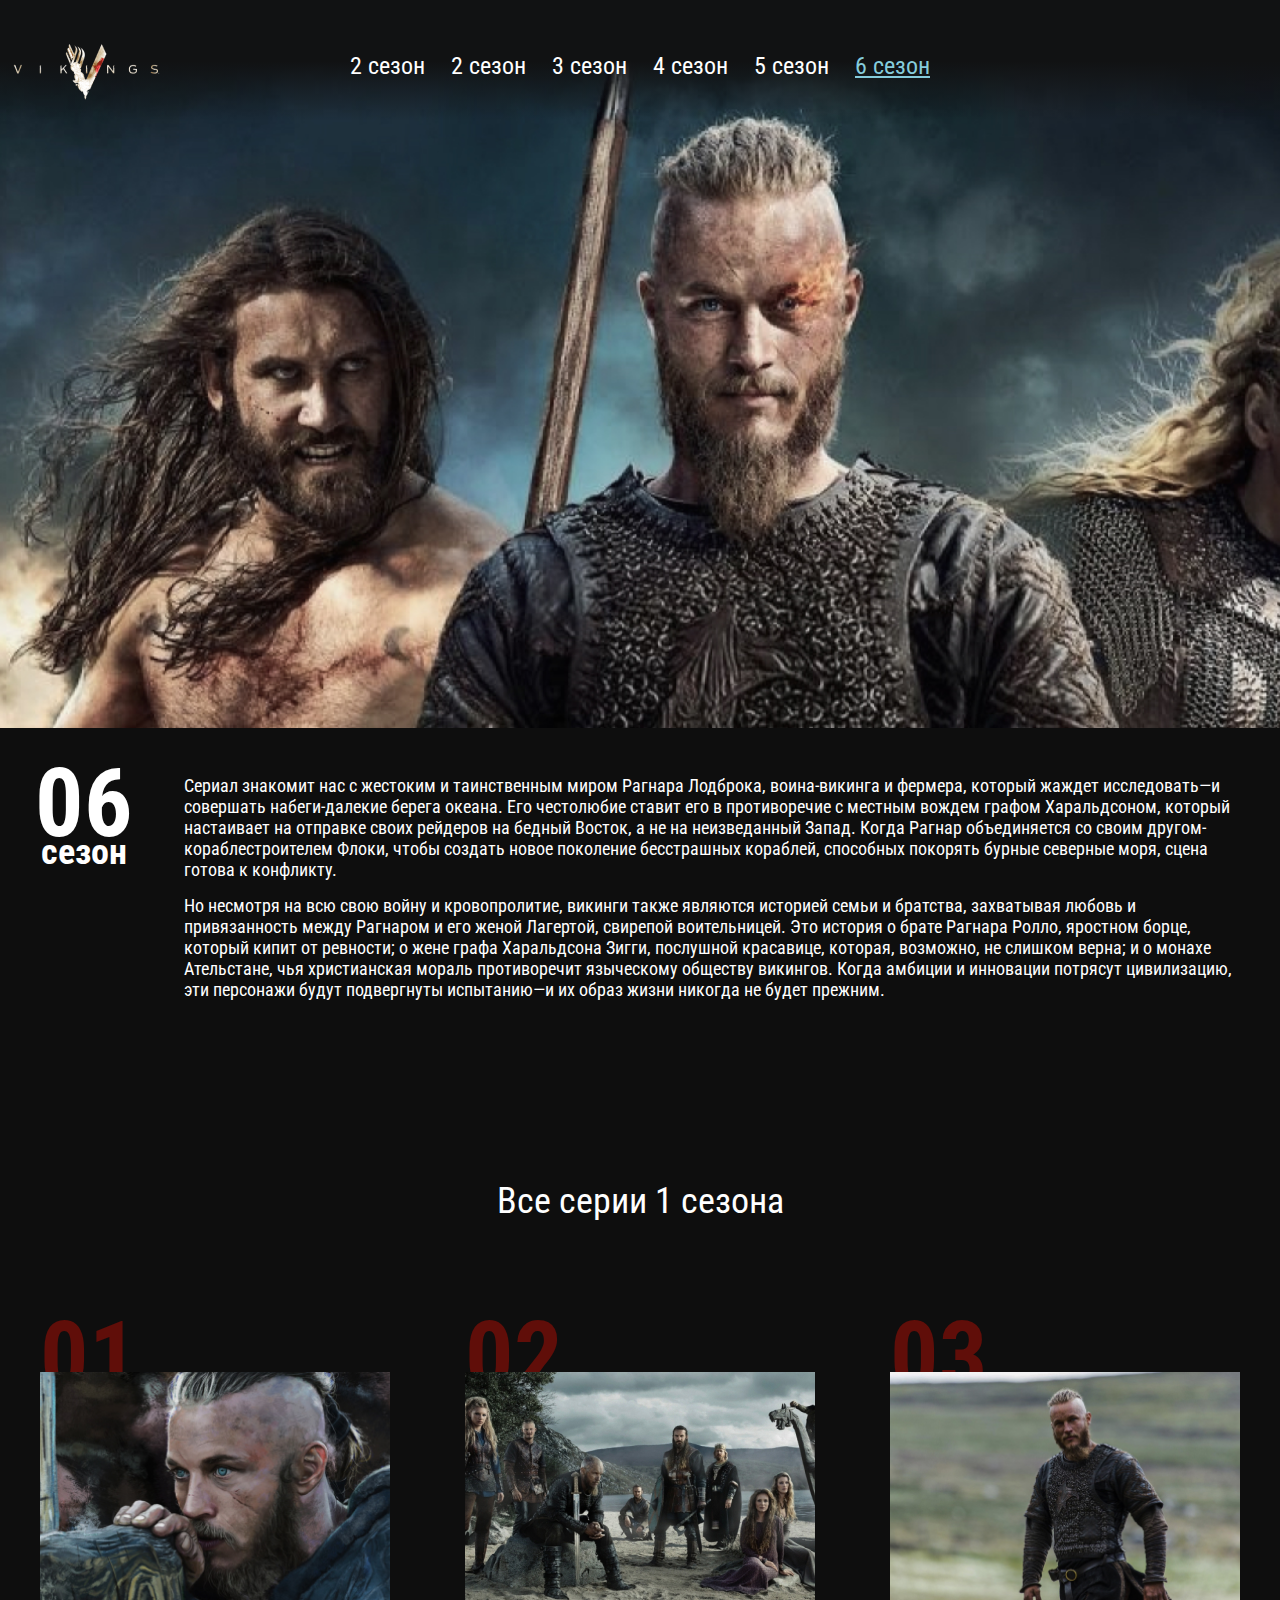
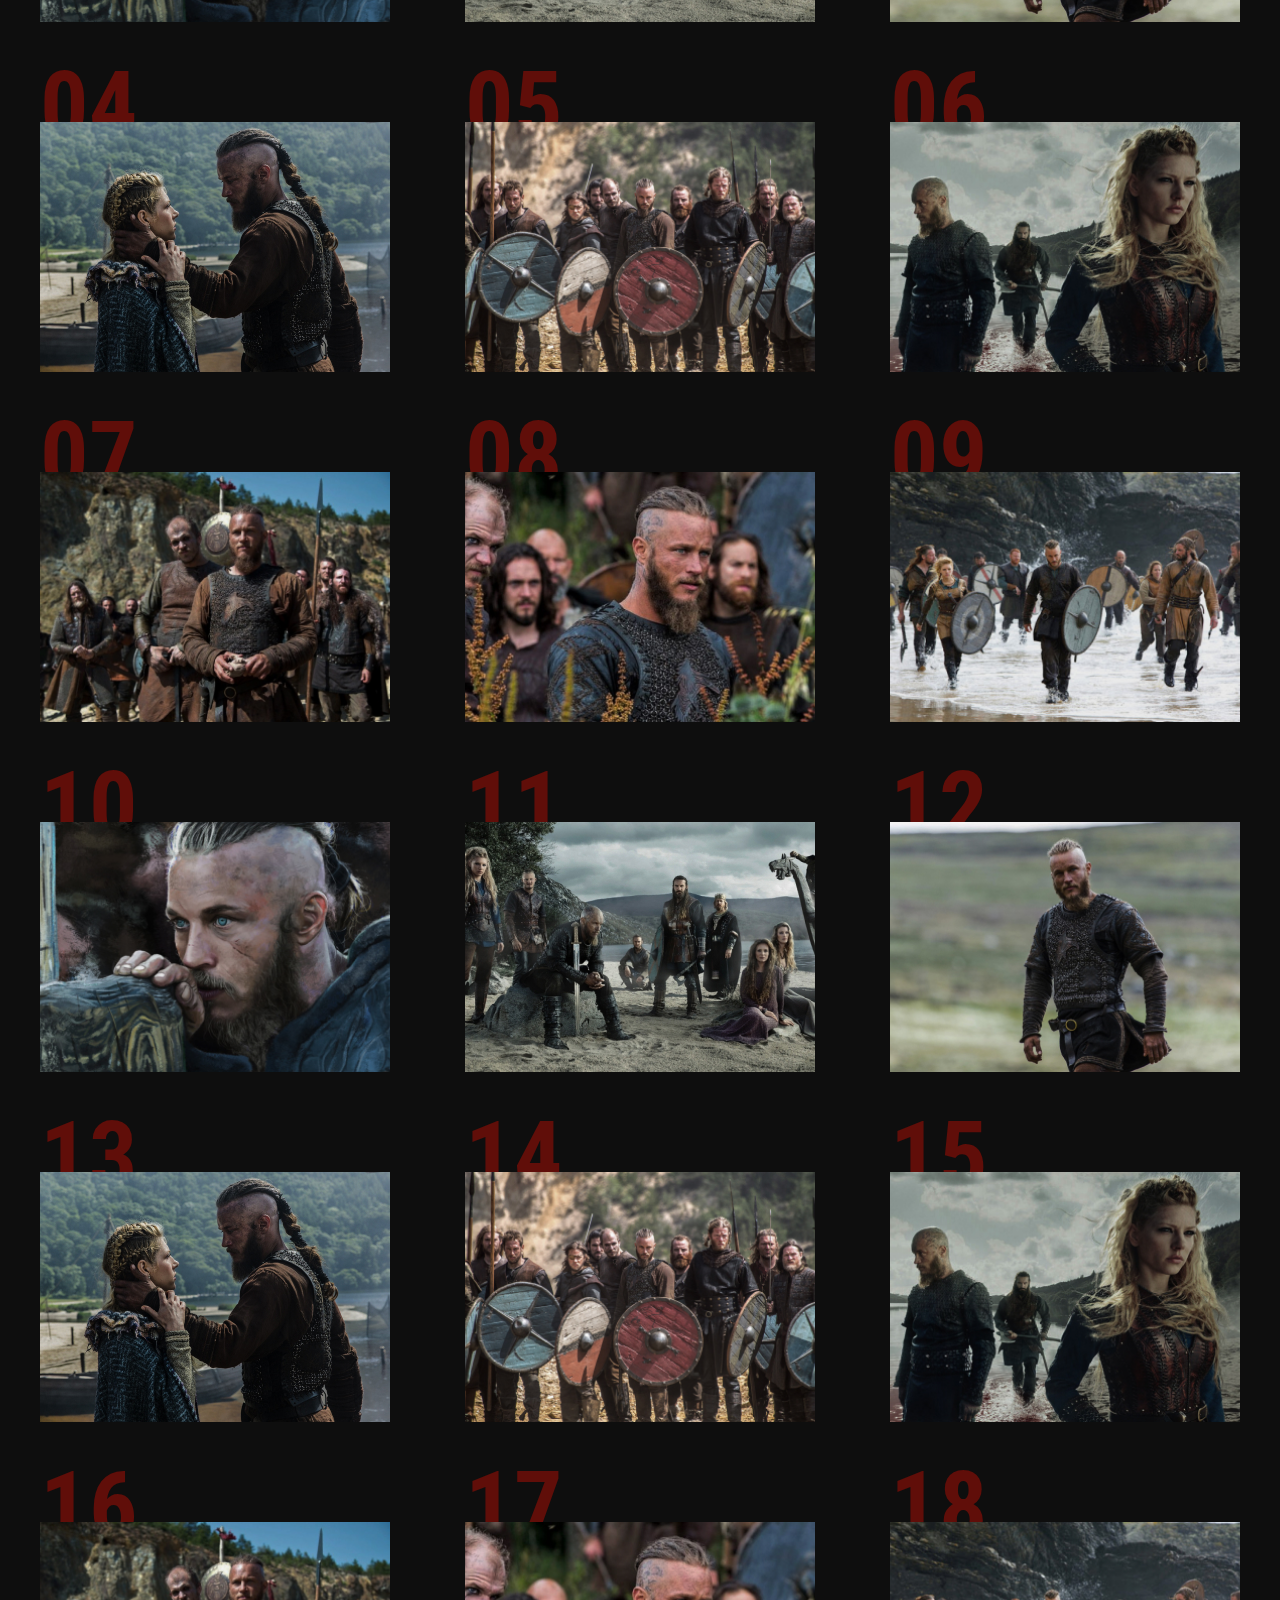
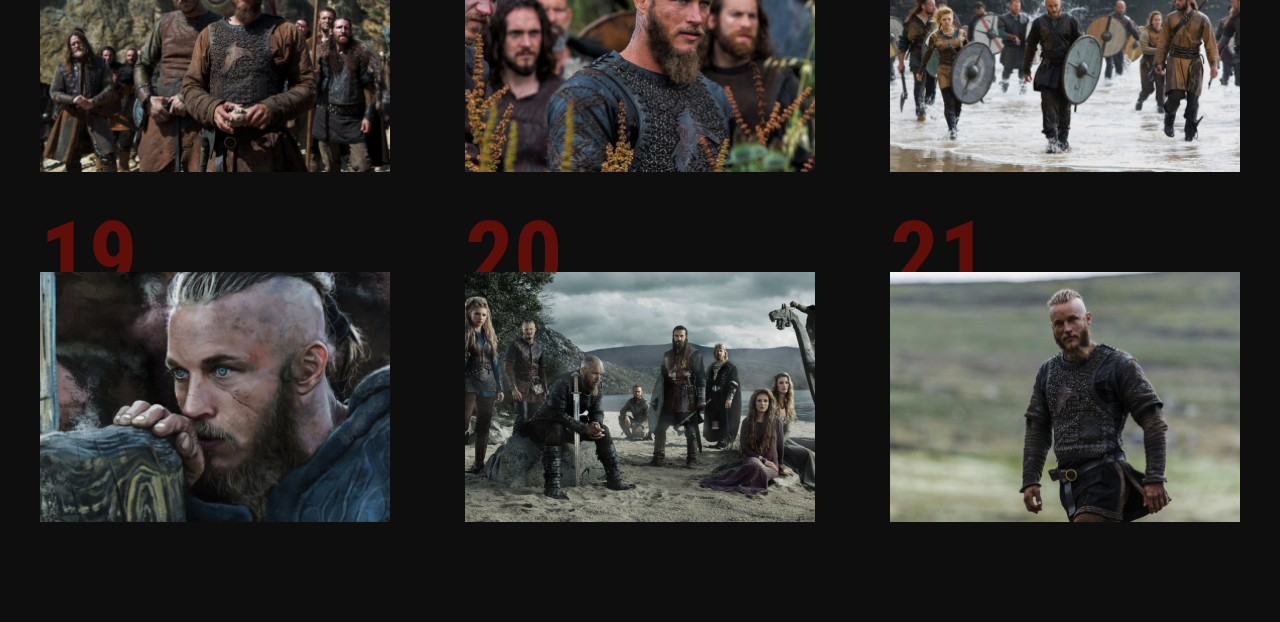
<file: season-6.html>
<!DOCTYPE html>
<html lang="ru">
  <head>
    <meta charset="UTF-8" />
    <meta name="viewport" content="width=device-width, initial-scale=1.0" />
    <meta http-equiv="X-UA-Compatible" content="ie=edge" />
    <title>Vikings</title>
    <link rel="preconnect" href="https://fonts.googleapis.com" />
    <link rel="preconnect" href="https://fonts.gstatic.com" crossorigin />
    <link
      href="https://fonts.googleapis.com/css2?family=Roboto+Condensed:ital,wght@0,400;0,700;1,300&display=swap"
      rel="stylesheet"
    />
    <link rel="stylesheet" href="css/reset.css" />
    <link rel="stylesheet" href="css/jquery.fancybox.css" />
    <link rel="stylesheet" href="css/style.css" />
  </head>

  <body>
    <header class="page-header">
      <nav class="menu">
        <button class="menu__btn">
          <span></span>
        </button>
        <div class="menu__container">
          <a href="https://maxnightik.github.io/Vikings/" class="page-logo">
            <img src="images/page-logo.png" alt="" />
          </a>
          <ul class="menu__list">
            <li class="menu__list-item">
              <a href="season-1.html" class="menu__list-link">2 cезон</a>
            </li>
            <li class="menu__list-item">
              <a href="season-2.html" class="menu__list-link">2 cезон</a>
            </li>
            <li class="menu__list-item">
              <a href="season-3.html" class="menu__list-link">3 cезон</a>
            </li>
            <li class="menu__list-item">
              <a href="season-4.html" class="menu__list-link">4 cезон</a>
            </li>
            <li class="menu__list-item">
              <a href="season-5.html" class="menu__list-link">5 cезон</a>
            </li>
            <li class="menu__list-item">
              <a
                href="season-6.html"
                class="menu__list-link menu__list-link--active"
                >6 cезон</a
              >
            </li>
          </ul>
        </div>
      </nav>
      <div class="seasin-info">
        <div class="season-info__num">
          06
          <span>сезон</span>
        </div>
        <div class="season-info__text">
          <p>
            Сериал знакомит нас с жестоким и таинственным миром Рагнара
            Лодброка, воина-викинга и фермера, который жаждет исследовать—и
            совершать набеги-далекие берега океана. Его честолюбие ставит его в
            противоречие с местным вождем графом Харальдсоном, который
            настаивает на отправке своих рейдеров на бедный Восток, а не на
            неизведанный Запад. Когда Рагнар объединяется со своим
            другом-кораблестроителем Флоки, чтобы создать новое поколение
            бесстрашных кораблей, способных покорять бурные северные моря, сцена
            готова к конфликту.
          </p>

          <p>
            Но несмотря на всю свою войну и кровопролитие, викинги также
            являются историей семьи и братства, захватывая любовь и
            привязанность между Рагнаром и его женой Лагертой, свирепой
            воительницей. Это история о брате Рагнара Ролло, яростном борце,
            который кипит от ревности; о жене графа Харальдсона Зигги, послушной
            красавице, которая, возможно, не слишком верна; и о монахе
            Ательстане, чья христианская мораль противоречит языческому обществу
            викингов. Когда амбиции и инновации потрясут цивилизацию, эти
            персонажи будут подвергнуты испытанию—и их образ жизни никогда не
            будет прежним.
          </p>
        </div>
      </div>
    </header>

    <section class="seasons section-page">
      <div class="container">
        <h3 class="title">Все серии 1 сезона</h3>
        <ol class="seasons__inner">
          <li
            class="seasons__item"
            style="background-image: url('./images/one/1.jpg')"
          >
            <a
              data-fancybox="gallery"
              href="https://www.youtube.com/watch?v=tjB0ZEQVIyI?autoplay=0"
              class="seasons__link"
              >Cмотреть</a
            >
          </li>
          <li
            class="seasons__item"
            style="background-image: url('./images/one/2.jpg')"
          >
            <a
              data-fancybox="gallery"
              href="https://www.youtube.com/watch?v=tjB0ZEQVIyI?autoplay=0"
              class="seasons__link"
              >Cмотреть</a
            >
          </li>
          <li
            class="seasons__item"
            style="background-image: url('./images/one/3.jpg')"
          >
            <a
              data-fancybox="gallery"
              href="https://www.youtube.com/watch?v=tjB0ZEQVIyI?autoplay=0"
              class="seasons__link"
              >Cмотреть</a
            >
          </li>
          <li
            class="seasons__item"
            style="background-image: url('./images/one/4.jpg')"
          >
            <a
              data-fancybox="gallery"
              href="https://www.youtube.com/watch?v=tjB0ZEQVIyI?autoplay=0"
              class="seasons__link"
              >Cмотреть</a
            >
          </li>
          <li
            class="seasons__item"
            style="background-image: url('./images/one/5.jpg')"
          >
            <a
              data-fancybox="gallery"
              href="https://www.youtube.com/watch?v=tjB0ZEQVIyI?autoplay=0"
              class="seasons__link"
              >Cмотреть</a
            >
          </li>
          <li
            class="seasons__item"
            style="background-image: url('./images/one/6.jpg')"
          >
            <a
              data-fancybox="gallery"
              href="https://www.youtube.com/watch?v=tjB0ZEQVIyI?autoplay=0"
              class="seasons__link"
              >Cмотреть</a
            >
          </li>
          <li
            class="seasons__item"
            style="background-image: url('./images/one/7.jpg')"
          >
            <a
              data-fancybox="gallery"
              href="https://www.youtube.com/watch?v=tjB0ZEQVIyI?autoplay=0"
              class="seasons__link"
              >Cмотреть</a
            >
          </li>
          <li
            class="seasons__item"
            style="background-image: url('./images/one/8.jpg')"
          >
            <a
              data-fancybox="gallery"
              href="https://www.youtube.com/watch?v=tjB0ZEQVIyI?autoplay=0"
              class="seasons__link"
              >Cмотреть</a
            >
          </li>
          <li
            class="seasons__item"
            style="background-image: url('./images/one/9.jpg')"
          >
            <a
              data-fancybox="gallery"
              href="https://www.youtube.com/watch?v=tjB0ZEQVIyI?autoplay=0"
              class="seasons__link"
              >Cмотреть</a
            >
          </li>
          <li
            class="seasons__item"
            style="background-image: url('./images/one/1.jpg')"
          >
            <a
              data-fancybox="gallery"
              href="https://www.youtube.com/watch?v=tjB0ZEQVIyI?autoplay=0"
              class="seasons__link"
              >Cмотреть</a
            >
          </li>
          <li
            class="seasons__item"
            style="background-image: url('./images/one/2.jpg')"
          >
            <a
              data-fancybox="gallery"
              href="https://www.youtube.com/watch?v=tjB0ZEQVIyI?autoplay=0"
              class="seasons__link"
              >Cмотреть</a
            >
          </li>
          <li
            class="seasons__item"
            style="background-image: url('./images/one/3.jpg')"
          >
            <a
              data-fancybox="gallery"
              href="https://www.youtube.com/watch?v=tjB0ZEQVIyI?autoplay=0"
              class="seasons__link"
              >Cмотреть</a
            >
          </li>
          <li
            class="seasons__item"
            style="background-image: url('./images/one/4.jpg')"
          >
            <a
              data-fancybox="gallery"
              href="https://www.youtube.com/watch?v=tjB0ZEQVIyI?autoplay=0"
              class="seasons__link"
              >Cмотреть</a
            >
          </li>
          <li
            class="seasons__item"
            style="background-image: url('./images/one/5.jpg')"
          >
            <a
              data-fancybox="gallery"
              href="https://www.youtube.com/watch?v=tjB0ZEQVIyI?autoplay=0"
              class="seasons__link"
              >Cмотреть</a
            >
          </li>
          <li
            class="seasons__item"
            style="background-image: url('./images/one/6.jpg')"
          >
            <a
              data-fancybox="gallery"
              href="https://www.youtube.com/watch?v=tjB0ZEQVIyI?autoplay=0"
              class="seasons__link"
              >Cмотреть</a
            >
          </li>
          <li
            class="seasons__item"
            style="background-image: url('./images/one/7.jpg')"
          >
            <a
              data-fancybox="gallery"
              href="https://www.youtube.com/watch?v=tjB0ZEQVIyI?autoplay=0"
              class="seasons__link"
              >Cмотреть</a
            >
          </li>
          <li
            class="seasons__item"
            style="background-image: url('./images/one/8.jpg')"
          >
            <a
              data-fancybox="gallery"
              href="https://www.youtube.com/watch?v=tjB0ZEQVIyI?autoplay=0"
              class="seasons__link"
              >Cмотреть</a
            >
          </li>
          <li
            class="seasons__item"
            style="background-image: url('./images/one/9.jpg')"
          >
            <a
              data-fancybox="gallery"
              href="https://www.youtube.com/watch?v=tjB0ZEQVIyI?autoplay=0"
              class="seasons__link"
              >Cмотреть</a
            >
          </li>
          <li
            class="seasons__item"
            style="background-image: url('./images/one/1.jpg')"
          >
            <a
              data-fancybox="gallery"
              href="https://www.youtube.com/watch?v=tjB0ZEQVIyI?autoplay=0"
              class="seasons__link"
              >Cмотреть</a
            >
          </li>
          <li
            class="seasons__item"
            style="background-image: url('./images/one/2.jpg')"
          >
            <a
              data-fancybox="gallery"
              href="https://www.youtube.com/watch?v=tjB0ZEQVIyI?autoplay=0"
              class="seasons__link"
              >Cмотреть</a
            >
          </li>
          <li
            class="seasons__item"
            style="background-image: url('./images/one/3.jpg')"
          >
            <a
              data-fancybox="gallery"
              href="https://www.youtube.com/watch?v=tjB0ZEQVIyI?autoplay=0"
              class="seasons__link"
              >Cмотреть</a
            >
          </li>
        </ol>
      </div>
    </section>

    <script src="https://ajax.googleapis.com/ajax/libs/jquery/3.4.1/jquery.min.js"></script>
    <script src="js/jquery.fancybox.min.js"></script>
    <script src="js/main.js"></script>
  </body>
</html>
</file>
<file: css/style.css>
* {
  box-sizing: border-box;
}

body {
  background-color: #0e0e0e;
  color: #fff;
  font-family: "Roboto Condensed", sans-serif;
  font-weight: 400;
  font-size: 18px;
  line-height: 21px;
}

a {
  color: inherit;
  text-decoration: none;
}

ul {
  list-style: none;
}

.container {
  max-width: 1220px;
  padding: 0 10px;
  margin: 0 auto;
}

.section-page {
  padding: 100px 0;
}

.title {
  text-align: center;
  margin-bottom: 100px;
  font-size: 36px;
  line-height: 42px;
  font-weight: 400;
}

.header {
  background-image: url("../images/header-bg.jpg");
  height: 100vh;
  background-repeat: no-repeat;
  background-size: cover;
  background-position: center 50px;
  text-align: center;
}

.header::after {
  content: "";
  position: absolute;
  height: 70px;
  bottom: 0;
  left: 0;
  width: 100%;
  background: linear-gradient(
    180deg,
    #0e0e0e 0%,
    rgba(17, 17, 17, 0.85) 16.53%,
    rgba(32, 31, 33, 0) 100%
  );
  transform: rotate(180deg);
}

.menu {
  position: relative;
  padding: 50px 0 58px;
  background: linear-gradient(
    180deg,
    #111213 0%,
    #111213 43.62%,
    rgba(32, 31, 33, 0) 86.33%
  );
}

.menu__btn {
  display: none;
}

.menu__list {
  display: flex;
  justify-content: center;
}

.menu__list-item {
  padding: 0 13px;
}

.menu__list-link {
  font-size: 36px;
  line-height: 42px;
}

.menu__list-link:hover,
.menu__list-link--active {
  color: #85ccdc;
  text-decoration: underline;
}

.logo {
  padding-top: 17vh;
}

.about__iner {
  display: flex;
}

.about__info {
  width: 375px;
  margin-right: 50px;
  flex: none;
}
.about__info-item {
  margin-bottom: 25px;
  color: #e5e5e5;
}

.about__info-item span {
  display: block;
}

.about__text p {
  margin-bottom: 25px;
}

.video {
  background-image: url("../images/video-bg.jpg");
  height: 100vh;
  background-size: cover;
  background-position: center center;
  background-repeat: no-repeat;
  text-align: right;
}

.video__text {
  font-style: italic;
  font-weight: 300;
  font-size: 72px;
  line-height: 84px;
  color: #85ccdc;
  padding-top: 45vh;
  margin-bottom: 40px;
}

.video__text span {
  display: block;
  padding-right: 285px;
}

.video__btn {
  padding-left: 112px;
  position: relative;
  margin-right: 230px;
}

.video__btn::before {
  content: "";
  position: absolute;
  width: 100px;
  height: 100px;
  top: -40px;
  left: 0;
  background-image: url("../images/youtube.svg");
}

.seasons__inner {
  display: grid;
  grid-template-columns: repeat(auto-fill, minmax(284px, 1fr));
  grid-gap: 100px 75px;
  counter-reset: counter;
  padding-top: 50px;
}

.seasons__item {
  height: 250px;
  background-repeat: no-repeat;
  background-position: center center;
  background-size: cover;
  list-style: none;
  position: relative;
  display: flex;
  justify-content: center;
  align-items: center;
}

.seasons__item:hover .seasons__link {
  opacity: 1;
}

.seasons__item:hover::after {
  content: "";
  position: absolute;
  top: 0;
  left: 0;
  right: 0;
  bottom: 0;
  background: rgba(14, 14, 14, 0.8);
}

.seasons__item::before {
  content: "0" counter(counter);
  counter-increment: counter;
  position: absolute;
  font-weight: bold;
  font-size: 96px;
  line-height: 112px;
  color: #600e09;
  left: 0;
  top: -72px;
  z-index: -1;
}

.seasons__item:nth-child(n + 10)::before {
  content: counter(counter);
}

.seasons__link {
  font-size: 36px;
  line-height: 42px;
  padding: 12px 78px 11px;
  background-color: #0e0e0e;
  opacity: 0;
  transition: all 0.3s;
  z-index: 2;
}

.heroes__inner {
  display: flex;
  justify-content: space-between;
}

.heroes__slider-img {
  max-width: 775px;
}

.heroes__slider-text {
  max-width: 350px;
}

.slick-btn {
  position: absolute;
  top: 50%;
  transform: translateY(-50%);
  border: none;
  background-color: transparent;
  z-index: 5;
  cursor: pointer;
  outline: none;
}

.slick-prev {
  left: 38px;
}

.slick-next {
  right: 38px;
}

.heroes__name {
  color: #85ccdc;
  font-size: 72px;
  font-style: italic;
  font-weight: 300;
  line-height: normal;
  margin-bottom: 44px;
}

.heroes__text p {
  margin-bottom: 15px;
}
.copy {
  padding: 14px 0 15px;
  text-align: center;
}

/*  start season-1  */
.page-header {
  background-image: url("../images/seasone-1-bg.jpg");
  background-repeat: no-repeat;
  background-position: center center;
  background-size: cover;
  height: 95vh;
  position: relative;
}

.menu__container {
  max-width: 1385px;
  margin: 0 auto;
  position: relative;
}

.page-logo {
  position: absolute;
  left: 0;
}

.seasin-info {
  position: absolute;
  max-width: 1385px;
  display: flex;
  padding: 47px 44px 65px 35px;
  background-color: #0e0e0e;
  bottom: 0;
  left: 0;
  right: 0;
  margin: 0 auto;
}

.season-info__num {
  font-size: 96px;
  font-weight: 700;
  line-height: 56px;
  text-align: center;
  margin-right: 51px;
}

.season-info__num span {
  font-size: 36px;
  display: block;
  line-height: 42px;
}

.season-info__text p {
  margin-bottom: 15px;
}
/*  end season-1  */

/*  start media  */
@media (max-width: 1420px) {
  .page-logo {
    left: 10px;
    top: -6px;
  }
}

@media (max-width: 1366px) {
  .logo__img {
    width: 50%;
  }

  .menu__list-link {
    font-size: 24px;
    line-height: 32px;
  }

  .about__info {
    width: 250px;
  }

  .page-header {
    height: 120vh;
  }
}

@media (max-width: 1366px) {
  .heroes__inner {
    display: block;
  }

  .heroes__slider-text {
    min-width: 100%;
    padding-top: 50px;
  }

  .heroes__slider-img {
    max-width: 100%;
  }
}
@media (max-width: 992px) {
  .page-logo {
    display: none;
  }
}

@media (max-width: 768px) {
  .about__iner {
    display: block;
  }

  .section-page {
    padding: 50px 0;
  }

  .title {
    margin-bottom: 50px;
  }

  body {
    font-size: 16px;
    line-height: 19px;
  }

  .video__text {
    font-size: 48px;
    line-height: 56px;
  }

  .video__text span {
    padding-right: 200px;
  }

  .video__btn {
    margin-right: 0;
    padding-left: 62px;
  }

  .video__btn::before {
    width: 50px;
    height: 50px;
    background-size: cover;
    top: -16px;
  }

  .seasons__inner {
    grid-gap: 80px 35px;
  }

  .heroes__name {
    font-size: 46px;
    line-height: 56px;
    margin-bottom: 25px;
  }
  .seasin-info {
    display: block;
    padding: 30px 10px 0 10px;
  }

  .season-info__num {
    text-align: left;
    font-size: 50px;
    line-height: 26px;
    margin-bottom: 15px;
  }

  .season-info__num span {
    font-size: 15px;
    line-height: 32px;
  }
}

@media (max-width: 640px) {
  .menu {
    padding: 0;
    text-align: center;
    background: linear-gradient(
      180deg,
      #111213 0%,
      #111213 10%,
      rgba(32, 31, 33, 0) 86.33%
    );
  }
  .menu__list {
    display: block;
    transform: translateY(-130%);
    transition: all 0.3s;
  }

  .menu__list.menu__list--active {
    transform: translateY(0%);
    padding: 100px 0 50px;
    border-color: #0e0e0e;
  }

  .menu__list-link {
    display: block;
    padding: 10px 0;
  }

  .logo {
    padding-top: 21vh;
  }

  .menu__btn {
    display: block;
    width: 50px;
    height: 40px;
    cursor: pointer;
    position: absolute;
    z-index: 10;
    right: 10px;
    top: 20px;
    display: flex;
    align-items: center;
    background-color: transparent;
    border: none;
    padding: 0;
  }
}

.menu__btn span {
  background-color: #fff;
  height: 5px;
  width: 100%;
}

.menu__btn::after,
.menu__btn::before {
  content: "";
  width: 100%;
  height: 3px;
  background-color: #fff;
  position: absolute;
}

.menu__btn::after {
  top: 0;
  left: 0;
}
.menu__btn::before {
  bottom: 0;
  left: 0;
}

@media (max-width: 414px) {
  .seasons__item {
    height: 203px;
  }
}

@media (max-width: 414px) {
  .page-header {
    height: 200vh;
  }
}

/*  end media  */
</file>
